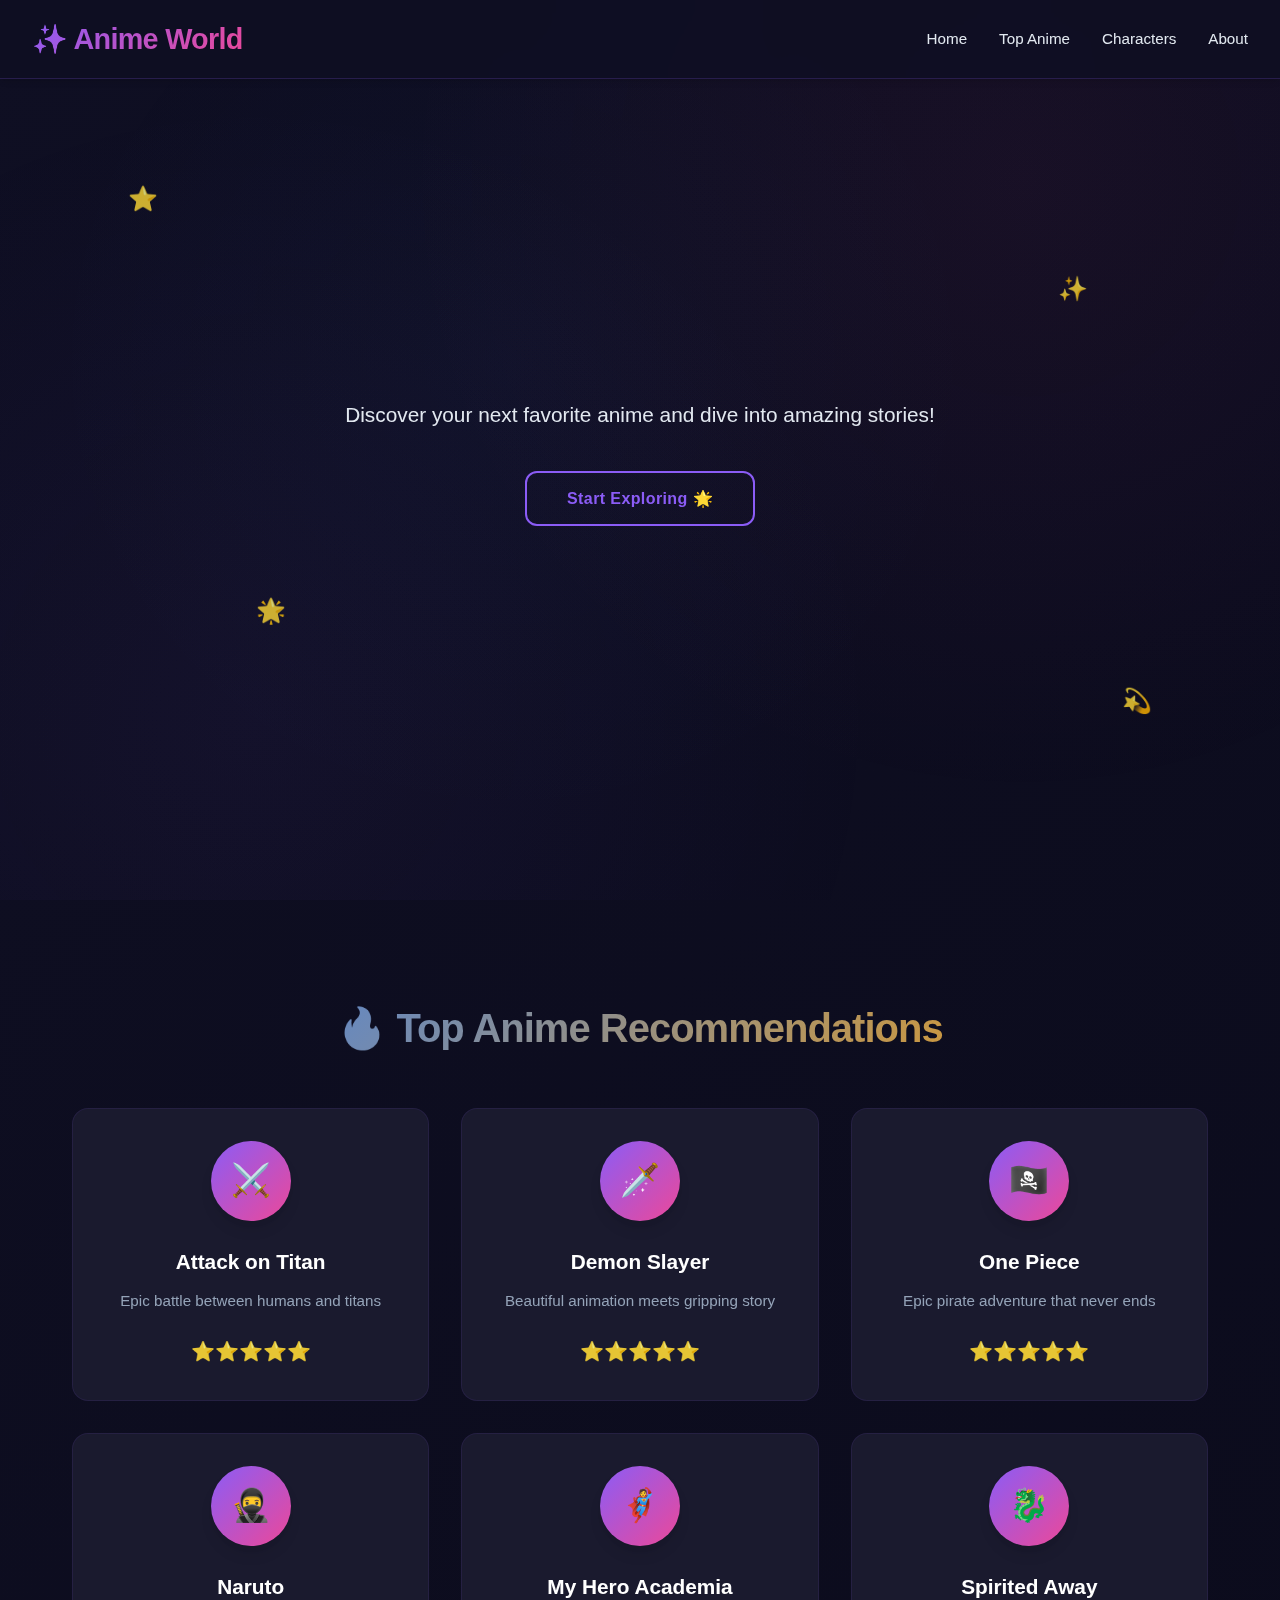
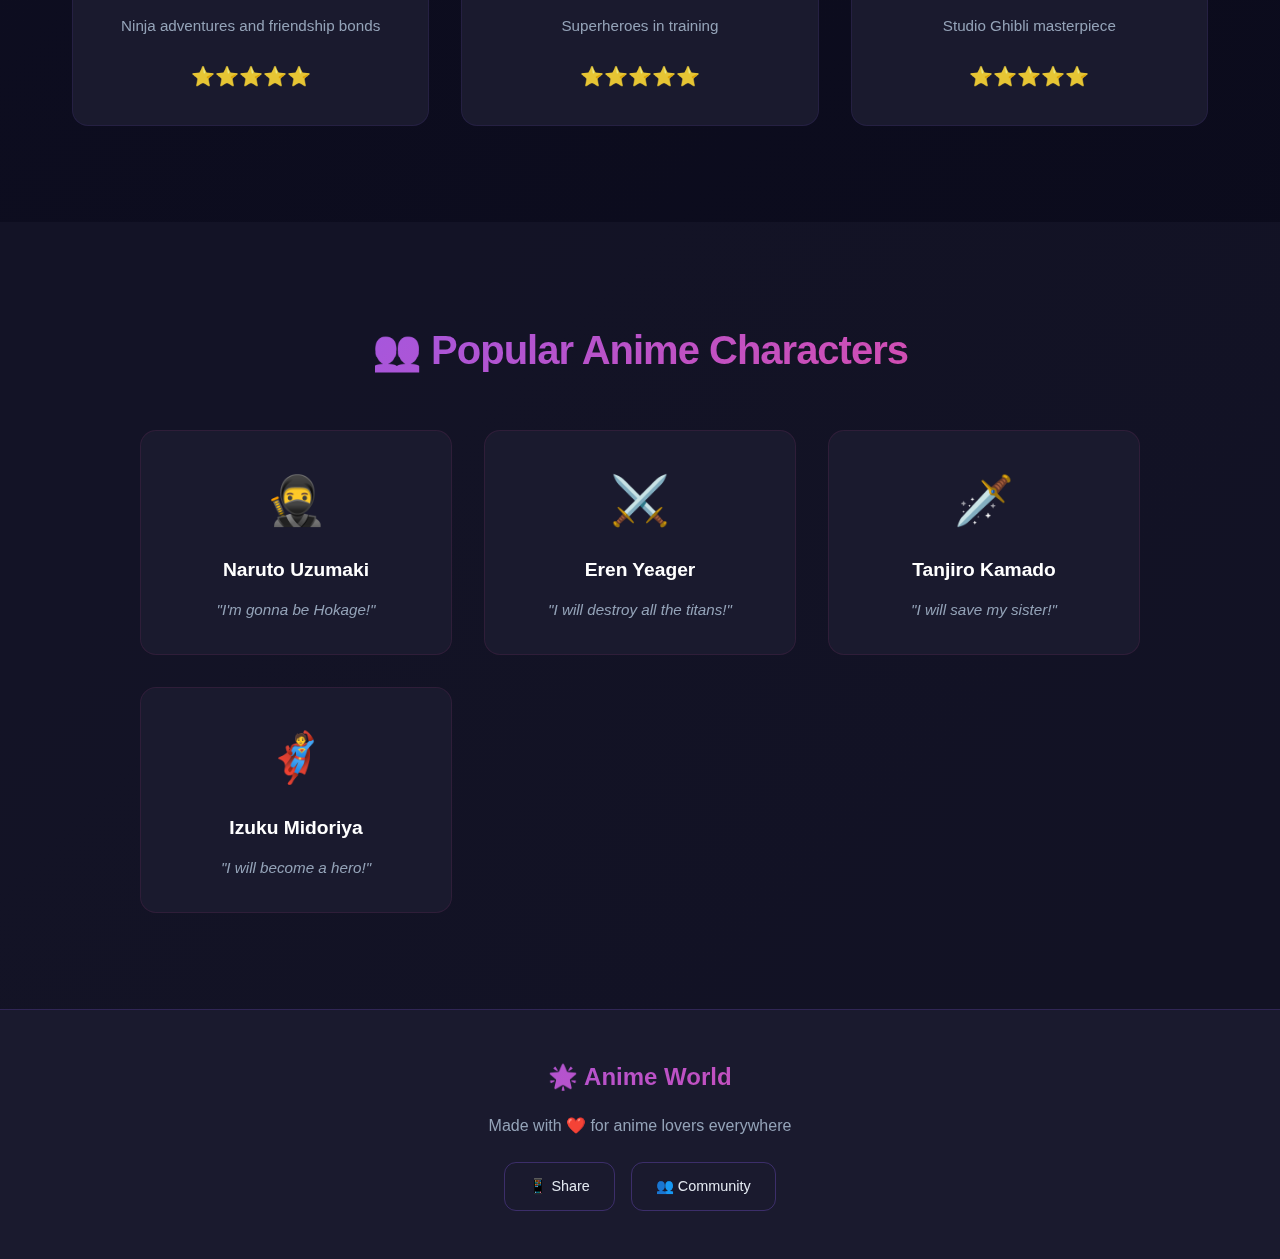
<file: index.html>
<!DOCTYPE html>
<html lang="en">
<head>
    <meta charset="UTF-8">
    <meta name="viewport" content="width=device-width, initial-scale=1.0">
    <title>Anime World - Your Ultimate Anime Hub</title>
    <link rel="stylesheet" href="styles.css">
    <link href="https://fonts.googleapis.com/css2?family=Orbitron:wght@400;700;900&family=Roboto:wght@300;400;500&display=swap" rel="stylesheet">
</head>
<body>
    <header class="hero-section">
        <nav class="navbar">
            <div class="nav-brand">
                <h1>✨ Anime World</h1>
            </div>
            <ul class="nav-links">
                <li><a href="#home">Home</a></li>
                <li><a href="#anime">Top Anime</a></li>
                <li><a href="#characters">Characters</a></li>
                <li><a href="#about">About</a></li>
            </ul>
        </nav>
        
        <div class="hero-content">
            <h1 class="hero-title">Welcome to Anime World</h1>
            <p class="hero-subtitle">Discover your next favorite anime and dive into amazing stories!</p>
            <button class="cta-button" onclick="exploreAnime()">Start Exploring 🌟</button>
        </div>
        
        <div class="floating-elements">
            <div class="star star-1">⭐</div>
            <div class="star star-2">✨</div>
            <div class="star star-3">🌟</div>
            <div class="star star-4">💫</div>
        </div>
    </header>

    <main>
        <section id="anime" class="anime-section">
            <h2>🔥 Top Anime Recommendations</h2>
            <div class="anime-grid">
                <div class="anime-card" data-anime="attack-on-titan">
                    <div class="anime-image">
                        <div class="anime-placeholder">⚔️</div>
                    </div>
                    <h3>Attack on Titan</h3>
                    <p>Epic battle between humans and titans</p>
                    <div class="rating">⭐⭐⭐⭐⭐</div>
                </div>
                
                <div class="anime-card" data-anime="demon-slayer">
                    <div class="anime-image">
                        <div class="anime-placeholder">🗡️</div>
                    </div>
                    <h3>Demon Slayer</h3>
                    <p>Beautiful animation meets gripping story</p>
                    <div class="rating">⭐⭐⭐⭐⭐</div>
                </div>
                
                <div class="anime-card" data-anime="one-piece">
                    <div class="anime-image">
                        <div class="anime-placeholder">🏴‍☠️</div>
                    </div>
                    <h3>One Piece</h3>
                    <p>Epic pirate adventure that never ends</p>
                    <div class="rating">⭐⭐⭐⭐⭐</div>
                </div>
                
                <div class="anime-card" data-anime="naruto">
                    <div class="anime-image">
                        <div class="anime-placeholder">🥷</div>
                    </div>
                    <h3>Naruto</h3>
                    <p>Ninja adventures and friendship bonds</p>
                    <div class="rating">⭐⭐⭐⭐⭐</div>
                </div>
                
                <div class="anime-card" data-anime="my-hero-academia">
                    <div class="anime-image">
                        <div class="anime-placeholder">🦸</div>
                    </div>
                    <h3>My Hero Academia</h3>
                    <p>Superheroes in training</p>
                    <div class="rating">⭐⭐⭐⭐⭐</div>
                </div>
                
                <div class="anime-card" data-anime="spirited-away">
                    <div class="anime-image">
                        <div class="anime-placeholder">🐉</div>
                    </div>
                    <h3>Spirited Away</h3>
                    <p>Studio Ghibli masterpiece</p>
                    <div class="rating">⭐⭐⭐⭐⭐</div>
                </div>
            </div>
        </section>

        <section id="characters" class="characters-section">
            <h2>👥 Popular Anime Characters</h2>
            <div class="character-gallery">
                <div class="character-card">
                    <div class="character-emoji">🥷</div>
                    <h3>Naruto Uzumaki</h3>
                    <p>"I'm gonna be Hokage!"</p>
                </div>
                <div class="character-card">
                    <div class="character-emoji">⚔️</div>
                    <h3>Eren Yeager</h3>
                    <p>"I will destroy all the titans!"</p>
                </div>
                <div class="character-card">
                    <div class="character-emoji">🗡️</div>
                    <h3>Tanjiro Kamado</h3>
                    <p>"I will save my sister!"</p>
                </div>
                <div class="character-card">
                    <div class="character-emoji">🦸</div>
                    <h3>Izuku Midoriya</h3>
                    <p>"I will become a hero!"</p>
                </div>
            </div>
        </section>
    </main>

    <footer class="footer">
        <div class="footer-content">
            <h3>🌟 Anime World</h3>
            <p>Made with ❤️ for anime lovers everywhere</p>
            <div class="social-links">
                <a href="#" onclick="shareAnime()">📱 Share</a>
                <a href="#" onclick="joinCommunity()">👥 Community</a>
            </div>
        </div>
    </footer>

    <script src="script.js"></script>
</body>
</html>
</file>
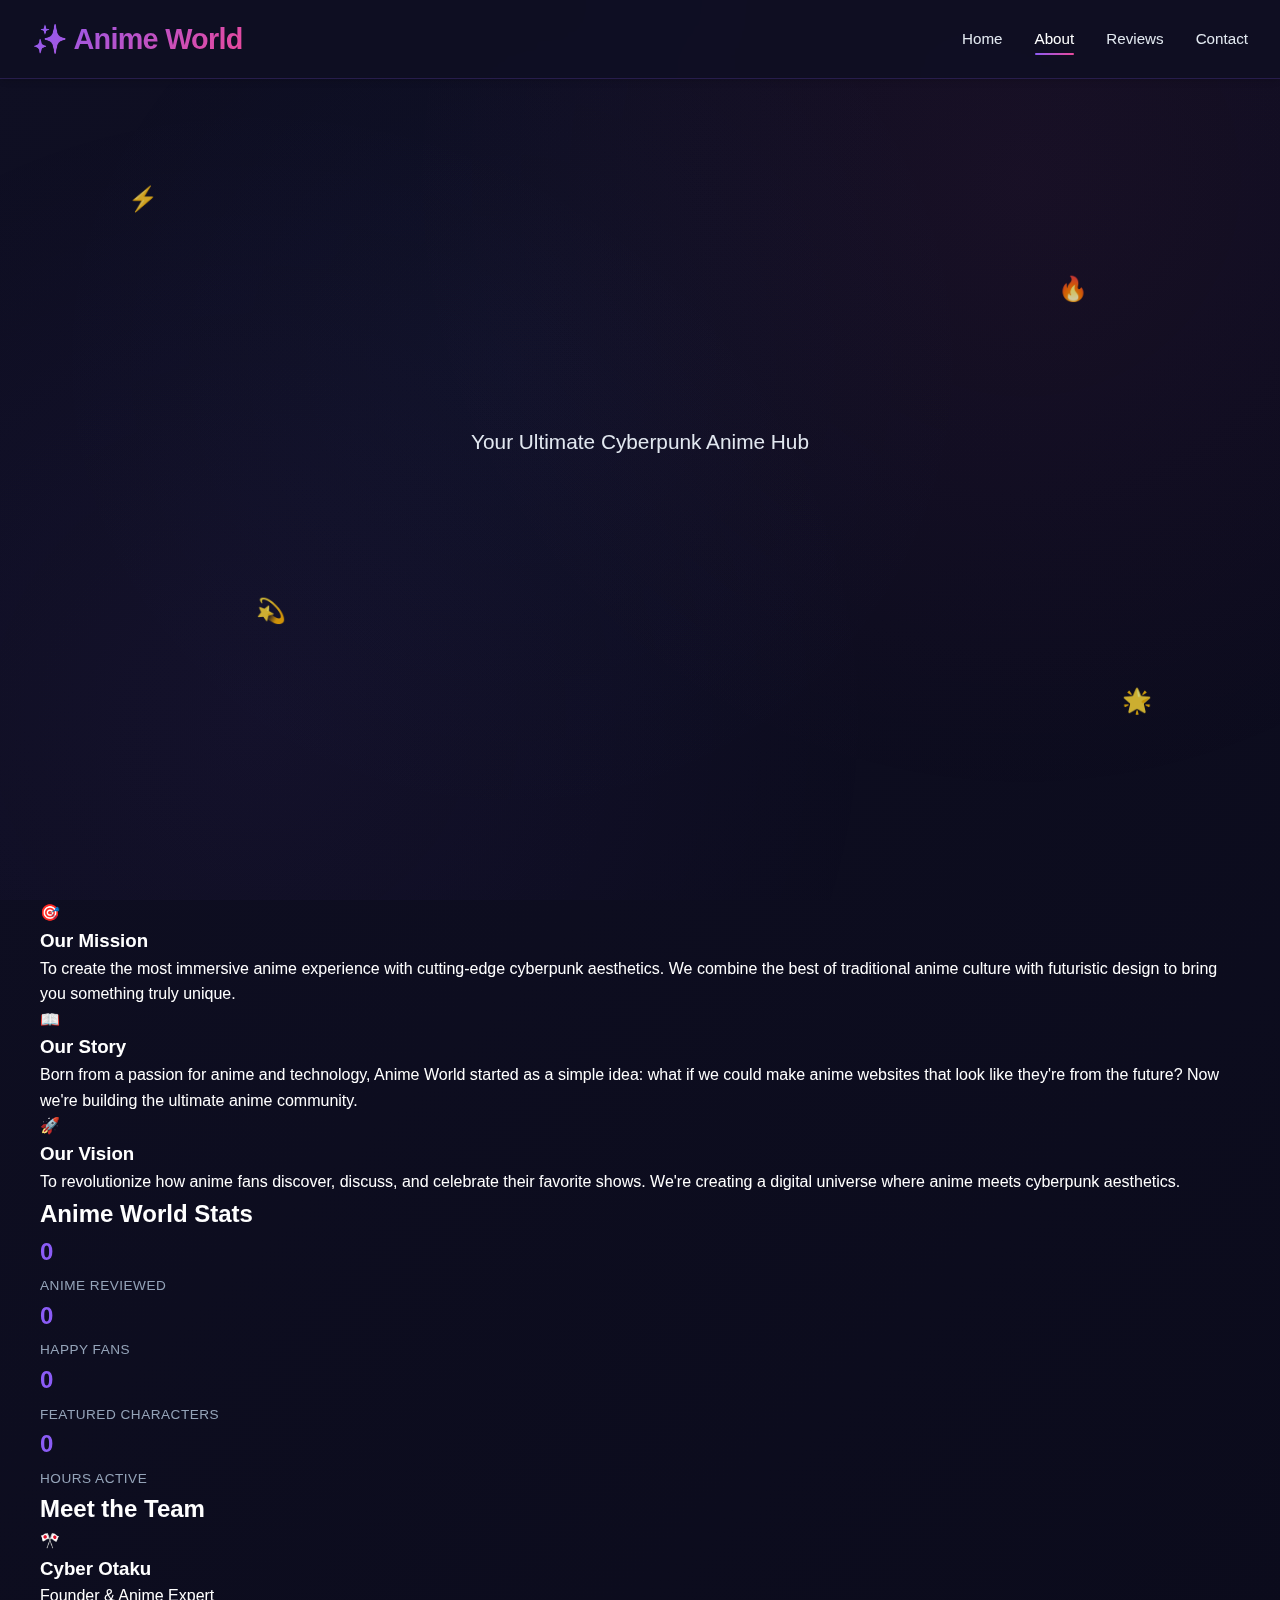
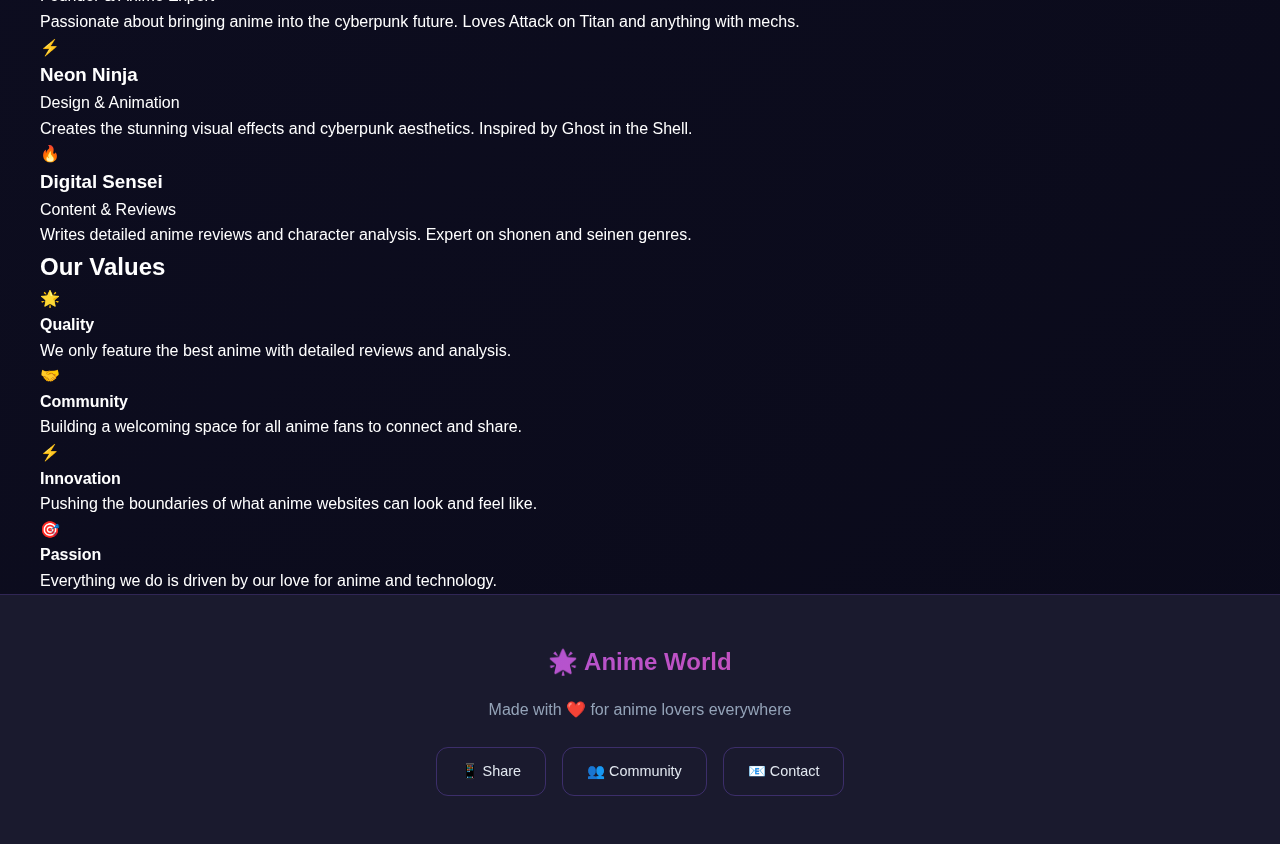
<file: about.html>
<!DOCTYPE html>
<html lang="en">
<head>
    <meta charset="UTF-8">
    <meta name="viewport" content="width=device-width, initial-scale=1.0">
    <title>About - Anime World</title>
    <link rel="stylesheet" href="styles.css">
    <link href="https://fonts.googleapis.com/css2?family=Orbitron:wght@400;700;900&family=Roboto:wght@300;400;500&display=swap" rel="stylesheet">
</head>
<body>
    <header class="hero-section about-hero">
        <nav class="navbar">
            <div class="nav-brand">
                <h1>✨ Anime World</h1>
            </div>
          <ul class="nav-links">
    <li><a href="index.html">Home</a></li>
    <li><a href="about.html" class="active">About</a></li>
    <li><a href="reviews.html">Reviews</a></li>
    <li><a href="contact.html">Contact</a></li>
</ul>
        </nav>
        
        <div class="hero-content">
            <h1 class="hero-title">About Anime World</h1>
            <p class="hero-subtitle">Your Ultimate Cyberpunk Anime Hub</p>
        </div>
        
        <div class="floating-elements">
            <div class="star star-1">⚡</div>
            <div class="star star-2">🔥</div>
            <div class="star star-3">💫</div>
            <div class="star star-4">🌟</div>
        </div>
    </header>

    <main>
        <section class="about-section">
            <div class="container">
                <div class="about-grid">
                    <div class="about-card mission-card">
                        <div class="card-icon">🎯</div>
                        <h3>Our Mission</h3>
                        <p>To create the most immersive anime experience with cutting-edge cyberpunk aesthetics. We combine the best of traditional anime culture with futuristic design to bring you something truly unique.</p>
                    </div>
                    
                    <div class="about-card story-card">
                        <div class="card-icon">📖</div>
                        <h3>Our Story</h3>
                        <p>Born from a passion for anime and technology, Anime World started as a simple idea: what if we could make anime websites that look like they're from the future? Now we're building the ultimate anime community.</p>
                    </div>
                    
                    <div class="about-card vision-card">
                        <div class="card-icon">🚀</div>
                        <h3>Our Vision</h3>
                        <p>To revolutionize how anime fans discover, discuss, and celebrate their favorite shows. We're creating a digital universe where anime meets cyberpunk aesthetics.</p>
                    </div>
                </div>

                <div class="stats-section">
                    <h2>Anime World Stats</h2>
                    <div class="stats-grid">
                        <div class="stat-item">
                            <div class="stat-number" data-target="500">0</div>
                            <div class="stat-label">Anime Reviewed</div>
                        </div>
                        <div class="stat-item">
                            <div class="stat-number" data-target="1000">0</div>
                            <div class="stat-label">Happy Fans</div>
                        </div>
                        <div class="stat-item">
                            <div class="stat-number" data-target="50">0</div>
                            <div class="stat-label">Featured Characters</div>
                        </div>
                        <div class="stat-item">
                            <div class="stat-number" data-target="24">0</div>
                            <div class="stat-label">Hours Active</div>
                        </div>
                    </div>
                </div>

                <div class="team-section">
                    <h2>Meet the Team</h2>
                    <div class="team-grid">
                        <div class="team-member">
                            <div class="member-avatar">🎌</div>
                            <h3>Cyber Otaku</h3>
                            <p class="member-role">Founder & Anime Expert</p>
                            <p class="member-bio">Passionate about bringing anime into the cyberpunk future. Loves Attack on Titan and anything with mechs.</p>
                        </div>
                        
                        <div class="team-member">
                            <div class="member-avatar">⚡</div>
                            <h3>Neon Ninja</h3>
                            <p class="member-role">Design & Animation</p>
                            <p class="member-bio">Creates the stunning visual effects and cyberpunk aesthetics. Inspired by Ghost in the Shell.</p>
                        </div>
                        
                        <div class="team-member">
                            <div class="member-avatar">🔥</div>
                            <h3>Digital Sensei</h3>
                            <p class="member-role">Content & Reviews</p>
                            <p class="member-bio">Writes detailed anime reviews and character analysis. Expert on shonen and seinen genres.</p>
                        </div>
                    </div>
                </div>

                <div class="values-section">
                    <h2>Our Values</h2>
                    <div class="values-grid">
                        <div class="value-item">
                            <div class="value-icon">🌟</div>
                            <h4>Quality</h4>
                            <p>We only feature the best anime with detailed reviews and analysis.</p>
                        </div>
                        <div class="value-item">
                            <div class="value-icon">🤝</div>
                            <h4>Community</h4>
                            <p>Building a welcoming space for all anime fans to connect and share.</p>
                        </div>
                        <div class="value-item">
                            <div class="value-icon">⚡</div>
                            <h4>Innovation</h4>
                            <p>Pushing the boundaries of what anime websites can look and feel like.</p>
                        </div>
                        <div class="value-item">
                            <div class="value-icon">🎯</div>
                            <h4>Passion</h4>
                            <p>Everything we do is driven by our love for anime and technology.</p>
                        </div>
                    </div>
                </div>
            </div>
        </section>
    </main>

    <footer class="footer">
        <div class="footer-content">
            <h3>🌟 Anime World</h3>
            <p>Made with ❤️ for anime lovers everywhere</p>
            <div class="social-links">
                <a href="#" onclick="shareAnime()">📱 Share</a>
                <a href="#" onclick="joinCommunity()">👥 Community</a>
                <a href="contact.html">📧 Contact</a>
            </div>
        </div>
    </footer>

    <script src="script.js"></script>
    <script>
        // Animated counter for stats
        function animateCounters() {
            const counters = document.querySelectorAll('.stat-number');
            counters.forEach(counter => {
                const target = parseInt(counter.getAttribute('data-target'));
                const increment = target / 100;
                let current = 0;
                
                const timer = setInterval(() => {
                    current += increment;
                    if (current >= target) {
                        current = target;
                        clearInterval(timer);
                    }
                    counter.textContent = Math.floor(current);
                }, 20);
            });
        }

        // Trigger animation when page loads
        window.addEventListener('load', () => {
            setTimeout(animateCounters, 1000);
        });

        // Add active class styling
        const style = document.createElement('style');
        style.textContent = `
            .nav-links a.active {
                color: var(--cyber-blue) !important;
                text-shadow: var(--glow-blue) !important;
            }
            .nav-links a.active::after {
                width: 100% !important;
            }
            
            .about-hero {
                height: 60vh;
                background: 
                    radial-gradient(ellipse at 30% 20%, rgba(0, 245, 255, 0.15) 0%, transparent 50%),
                    radial-gradient(ellipse at 70% 80%, rgba(255, 0, 128, 0.15) 0%, transparent 50%);
            }
            
            .about-section {
                padding: 5rem 2rem;
                background: var(--dark-navy);
            }
            
            .container {
                max-width: 1200px;
                margin: 0 auto;
            }
            
            .about-grid {
                display: grid;
                grid-template-columns: repeat(auto-fit, minmax(300px, 1fr));
                gap: 2rem;
                margin-bottom: 5rem;
            }
            
            .about-card {
                background: var(--gradient-card);
                border-radius: 20px;
                padding: 2rem;
                text-align: center;
                border: 2px solid transparent;
                transition: all 0.4s ease;
                position: relative;
                overflow: hidden;
            }
            
            .about-card::before {
                content: '';
                position: absolute;
                top: 0;
                left: 0;
                right: 0;
                bottom: 0;
                background: var(--gradient-main);
                opacity: 0;
                transition: opacity 0.3s ease;
                z-index: -1;
            }
            
            .about-card:hover {
                transform: translateY(-10px);
                border-color: var(--cyber-blue);
                box-shadow: var(--glow-blue);
            }
            
            .about-card:hover::before {
                opacity: 0.1;
            }
            
            .card-icon {
                font-size: 3rem;
                margin-bottom: 1rem;
                text-shadow: var(--glow-pink);
                animation: iconBounce 3s ease-in-out infinite;
            }
            
            @keyframes iconBounce {
                0%, 100% { transform: translateY(0px); }
                50% { transform: translateY(-10px); }
            }
            
            .about-card h3 {
                font-family: 'Orbitron', monospace;
                font-size: 1.5rem;
                margin-bottom: 1rem;
                color: var(--cyber-blue);
                text-shadow: 0 0 10px var(--cyber-blue);
            }
            
            .stats-section {
                margin: 5rem 0;
                text-align: center;
            }
            
            .stats-section h2 {
                font-family: 'Orbitron', monospace;
                font-size: 2.5rem;
                margin-bottom: 3rem;
                background: var(--gradient-main);
                -webkit-background-clip: text;
                -webkit-text-fill-color: transparent;
                background-clip: text;
                text-shadow: var(--glow-blue);
            }
            
            .stats-grid {
                display: grid;
                grid-template-columns: repeat(auto-fit, minmax(200px, 1fr));
                gap: 2rem;
            }
            
            .stat-item {
                background: var(--gradient-card);
                border-radius: 15px;
                padding: 2rem;
                border: 2px solid var(--cyber-blue);
                transition: all 0.3s ease;
            }
            
            .stat-item:hover {
                transform: scale(1.05);
                box-shadow: var(--glow-blue);
            }
            
            .stat-number {
                font-family: 'Orbitron', monospace;
                font-size: 3rem;
                font-weight: 900;
                color: var(--cyber-blue);
                text-shadow: var(--glow-blue);
                margin-bottom: 0.5rem;
            }
            
            .stat-label {
                color: var(--text-light);
                font-weight: 600;
                text-transform: uppercase;
                letter-spacing: 1px;
            }
            
            .team-section {
                margin: 5rem 0;
            }
            
            .team-section h2 {
                font-family: 'Orbitron', monospace;
                font-size: 2.5rem;
                text-align: center;
                margin-bottom: 3rem;
                background: var(--gradient-main);
                -webkit-background-clip: text;
                -webkit-text-fill-color: transparent;
                background-clip: text;
                text-shadow: var(--glow-pink);
            }
            
            .team-grid {
                display: grid;
                grid-template-columns: repeat(auto-fit, minmax(250px, 1fr));
                gap: 2rem;
            }
            
            .team-member {
                background: var(--gradient-card);
                border-radius: 20px;
                padding: 2rem;
                text-align: center;
                border: 2px solid transparent;
                transition: all 0.4s ease;
                position: relative;
            }
            
            .team-member:hover {
                transform: translateY(-10px) rotateY(5deg);
                border-color: var(--electric-green);
                box-shadow: var(--glow-green);
            }
            
            .member-avatar {
                font-size: 4rem;
                margin-bottom: 1rem;
                text-shadow: var(--glow-green);
                animation: memberPulse 4s ease-in-out infinite;
            }
            
            @keyframes memberPulse {
                0%, 100% { transform: scale(1); }
                50% { transform: scale(1.1); }
            }
            
            .team-member h3 {
                font-family: 'Orbitron', monospace;
                font-size: 1.3rem;
                margin-bottom: 0.5rem;
                color: var(--electric-green);
                text-shadow: 0 0 10px var(--electric-green);
            }
            
            .member-role {
                color: var(--cyber-blue);
                font-weight: 600;
                margin-bottom: 1rem;
                text-transform: uppercase;
                letter-spacing: 1px;
            }
            
            .member-bio {
                color: rgba(224, 224, 255, 0.8);
                line-height: 1.6;
            }
            
            .values-section {
                margin: 5rem 0;
            }
            
            .values-section h2 {
                font-family: 'Orbitron', monospace;
                font-size: 2.5rem;
                text-align: center;
                margin-bottom: 3rem;
                background: var(--gradient-main);
                -webkit-background-clip: text;
                -webkit-text-fill-color: transparent;
                background-clip: text;
                text-shadow: var(--glow-pink);
            }
            
            .values-grid {
                display: grid;
                grid-template-columns: repeat(auto-fit, minmax(250px, 1fr));
                gap: 2rem;
            }
            
            .value-item {
                background: var(--gradient-card);
                border-radius: 15px;
                padding: 1.5rem;
                text-align: center;
                border: 2px solid transparent;
                transition: all 0.3s ease;
            }
            
            .value-item:hover {
                transform: translateY(-5px);
                border-color: var(--neon-pink);
                box-shadow: var(--glow-pink);
            }
            
            .value-icon {
                font-size: 2.5rem;
                margin-bottom: 1rem;
                text-shadow: var(--glow-pink);
            }
            
            .value-item h4 {
                font-family: 'Orbitron', monospace;
                font-size: 1.2rem;
                margin-bottom: 0.5rem;
                color: var(--neon-pink);
                text-shadow: 0 0 10px var(--neon-pink);
            }
        `;
        document.head.appendChild(style);
    </script>
</body>
</html>
</file>
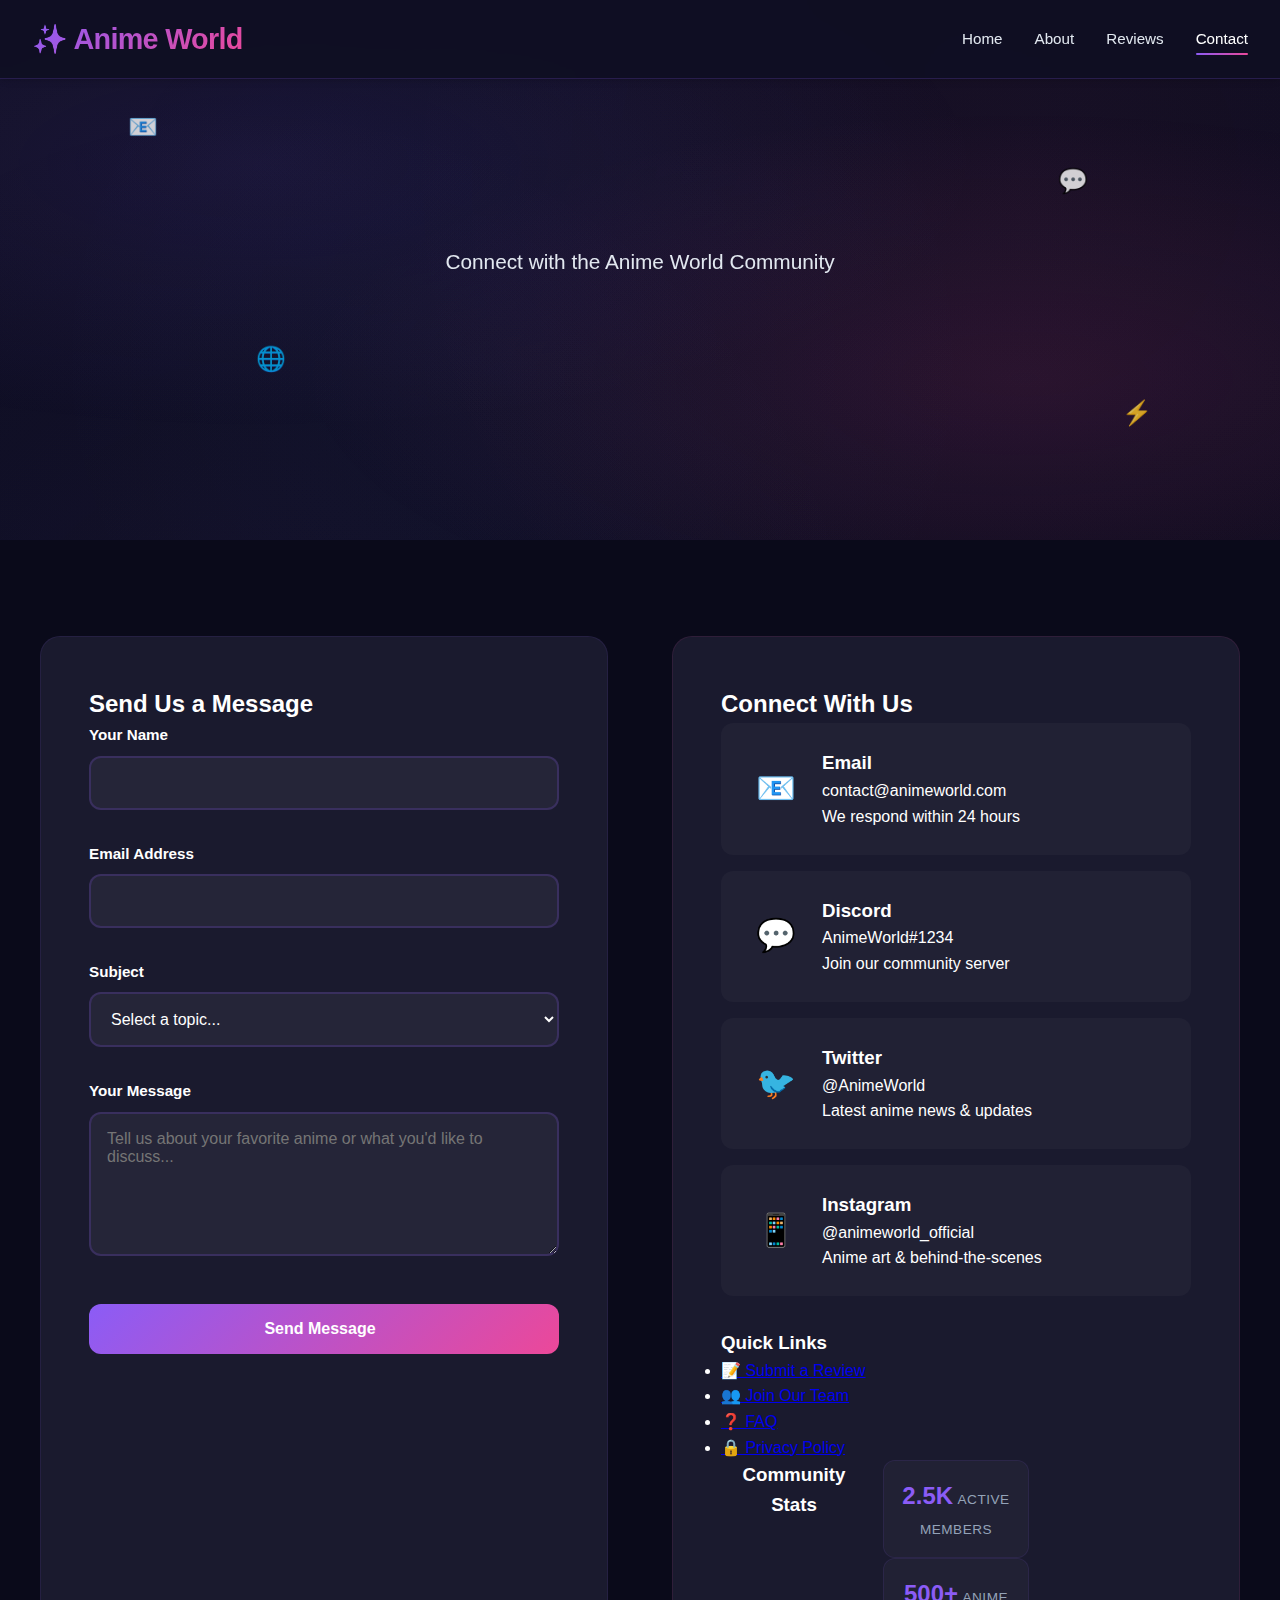
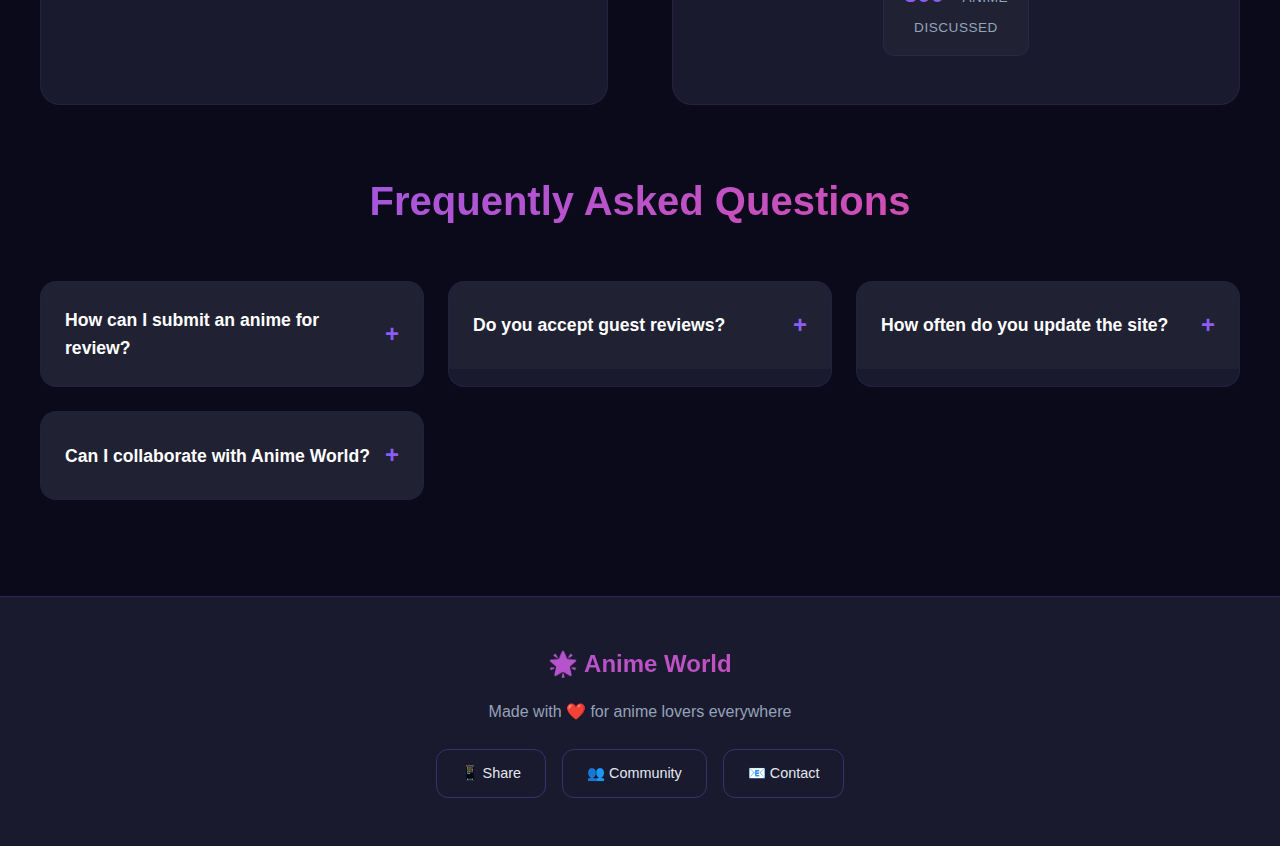
<file: contact.html>
<!DOCTYPE html>
<html lang="en">
<head>
    <meta charset="UTF-8">
    <meta name="viewport" content="width=device-width, initial-scale=1.0">
    <title>Contact - Anime World</title>
    <link rel="stylesheet" href="styles.css">
    <link href="https://fonts.googleapis.com/css2?family=Orbitron:wght@400;700;900&family=Roboto:wght@300;400;500&display=swap" rel="stylesheet">
</head>
<body>
    <header class="hero-section contact-hero">
        <nav class="navbar">
            <div class="nav-brand">
                <h1>✨ Anime World</h1>
            </div>
           <ul class="nav-links">
    <li><a href="index.html">Home</a></li>
    <li><a href="about.html">About</a></li>
    <li><a href="reviews.html">Reviews</a></li>
    <li><a href="contact.html" class="active">Contact</a></li>
</ul>
        </nav>
        
        <div class="hero-content">
            <h1 class="hero-title">Get In Touch</h1>
            <p class="hero-subtitle">Connect with the Anime World Community</p>
        </div>
        
        <div class="floating-elements">
            <div class="star star-1">📧</div>
            <div class="star star-2">💬</div>
            <div class="star star-3">🌐</div>
            <div class="star star-4">⚡</div>
        </div>
    </header>

    <main>
        <section class="contact-section">
            <div class="container">
                <div class="contact-grid">
                    <!-- Contact Form -->
                    <div class="contact-form-container">
                        <h2>Send Us a Message</h2>
                        <form class="contact-form" id="contactForm">
                            <div class="form-group">
                                <label for="name">Your Name</label>
                                <input type="text" id="name" name="name" required>
                                <div class="input-glow"></div>
                            </div>
                            
                            <div class="form-group">
                                <label for="email">Email Address</label>
                                <input type="email" id="email" name="email" required>
                                <div class="input-glow"></div>
                            </div>
                            
                            <div class="form-group">
                                <label for="subject">Subject</label>
                                <select id="subject" name="subject" required>
                                    <option value="">Select a topic...</option>
                                    <option value="anime-recommendation">Anime Recommendation</option>
                                    <option value="review-request">Review Request</option>
                                    <option value="collaboration">Collaboration</option>
                                    <option value="feedback">Feedback</option>
                                    <option value="bug-report">Bug Report</option>
                                    <option value="other">Other</option>
                                </select>
                                <div class="input-glow"></div>
                            </div>
                            
                            <div class="form-group">
                                <label for="message">Your Message</label>
                                <textarea id="message" name="message" rows="6" required placeholder="Tell us about your favorite anime or what you'd like to discuss..."></textarea>
                                <div class="input-glow"></div>
                            </div>
                            
                            <button type="submit" class="submit-btn">
                                <span>Send Message</span>
                                <div class="btn-glow"></div>
                            </button>
                        </form>
                    </div>

                    <!-- Contact Info -->
                    <div class="contact-info">
                        <h2>Connect With Us</h2>
                        
                        <div class="contact-methods">
                            <div class="contact-method">
                                <div class="method-icon">📧</div>
                                <div class="method-info">
                                    <h3>Email</h3>
                                    <p>contact@animeworld.com</p>
                                    <span>We respond within 24 hours</span>
                                </div>
                            </div>
                            
                            <div class="contact-method">
                                <div class="method-icon">💬</div>
                                <div class="method-info">
                                    <h3>Discord</h3>
                                    <p>AnimeWorld#1234</p>
                                    <span>Join our community server</span>
                                </div>
                            </div>
                            
                            <div class="contact-method">
                                <div class="method-icon">🐦</div>
                                <div class="method-info">
                                    <h3>Twitter</h3>
                                    <p>@AnimeWorld</p>
                                    <span>Latest anime news & updates</span>
                                </div>
                            </div>
                            
                            <div class="contact-method">
                                <div class="method-icon">📱</div>
                                <div class="method-info">
                                    <h3>Instagram</h3>
                                    <p>@animeworld_official</p>
                                    <span>Anime art & behind-the-scenes</span>
                                </div>
                            </div>
                        </div>

                        <div class="quick-links">
                            <h3>Quick Links</h3>
                            <ul>
                                <li><a href="reviews.html">📝 Submit a Review</a></li>
                                <li><a href="about.html">👥 Join Our Team</a></li>
                                <li><a href="#faq">❓ FAQ</a></li>
                                <li><a href="#privacy">🔒 Privacy Policy</a></li>
                            </ul>
                        </div>

                        <div class="community-stats">
                            <h3>Community Stats</h3>
                            <div class="stats-row">
                                <div class="stat">
                                    <span class="stat-number">2.5K</span>
                                    <span class="stat-label">Active Members</span>
                                </div>
                                <div class="stat">
                                    <span class="stat-number">500+</span>
                                    <span class="stat-label">Anime Discussed</span>
                                </div>
                            </div>
                        </div>
                    </div>
                </div>

                <!-- FAQ Section -->
                <div class="faq-section">
                    <h2>Frequently Asked Questions</h2>
                    <div class="faq-grid">
                        <div class="faq-item">
                            <div class="faq-question" onclick="toggleFAQ(this)">
                                <h3>How can I submit an anime for review?</h3>
                                <span class="faq-icon">+</span>
                            </div>
                            <div class="faq-answer">
                                <p>You can submit anime recommendations through our contact form or join our Discord server. We prioritize popular and trending anime, but we also consider unique and underrated series.</p>
                            </div>
                        </div>
                        
                        <div class="faq-item">
                            <div class="faq-question" onclick="toggleFAQ(this)">
                                <h3>Do you accept guest reviews?</h3>
                                <span class="faq-icon">+</span>
                            </div>
                            <div class="faq-answer">
                                <p>Yes! We love community contributions. Submit your review through our contact form with the subject "Review Request" and we'll consider featuring it on our site.</p>
                            </div>
                        </div>
                        
                        <div class="faq-item">
                            <div class="faq-question" onclick="toggleFAQ(this)">
                                <h3>How often do you update the site?</h3>
                                <span class="faq-icon">+</span>
                            </div>
                            <div class="faq-answer">
                                <p>We update Anime World weekly with new reviews, character spotlights, and community features. Follow us on social media for real-time updates!</p>
                            </div>
                        </div>
                        
                        <div class="faq-item">
                            <div class="faq-question" onclick="toggleFAQ(this)">
                                <h3>Can I collaborate with Anime World?</h3>
                                <span class="faq-icon">+</span>
                            </div>
                            <div class="faq-answer">
                                <p>Absolutely! We're always looking for content creators, artists, and anime enthusiasts to collaborate with. Contact us with your ideas!</p>
                            </div>
                        </div>
                    </div>
                </div>
            </div>
        </section>
    </main>

    <footer class="footer">
        <div class="footer-content">
            <h3>🌟 Anime World</h3>
            <p>Made with ❤️ for anime lovers everywhere</p>
            <div class="social-links">
                <a href="#" onclick="shareAnime()">📱 Share</a>
                <a href="#" onclick="joinCommunity()">👥 Community</a>
                <a href="contact.html">📧 Contact</a>
            </div>
        </div>
    </footer>

    <script src="script.js"></script>
    <script>
        // Contact form handling
        document.getElementById('contactForm').addEventListener('submit', function(e) {
            e.preventDefault();
            
            // Get form data
            const formData = new FormData(this);
            const name = formData.get('name');
            const email = formData.get('email');
            const subject = formData.get('subject');
            const message = formData.get('message');
            
            // Show success message
            showNotification('Message sent successfully! 🎉 We\'ll get back to you soon!', 'success');
            
            // Reset form
            this.reset();
        });

        // FAQ toggle functionality
        function toggleFAQ(element) {
            const faqItem = element.parentElement;
            const answer = faqItem.querySelector('.faq-answer');
            const icon = element.querySelector('.faq-icon');
            
            if (faqItem.classList.contains('active')) {
                faqItem.classList.remove('active');
                answer.style.maxHeight = '0';
                icon.textContent = '+';
            } else {
                // Close other open FAQs
                document.querySelectorAll('.faq-item.active').forEach(item => {
                    item.classList.remove('active');
                    item.querySelector('.faq-answer').style.maxHeight = '0';
                    item.querySelector('.faq-icon').textContent = '+';
                });
                
                // Open current FAQ
                faqItem.classList.add('active');
                answer.style.maxHeight = answer.scrollHeight + 'px';
                icon.textContent = '−';
            }
        }

        // Notification system
        function showNotification(message, type = 'info') {
            const notification = document.createElement('div');
            notification.className = `notification ${type}`;
            notification.textContent = message;
            
            // Style the notification
            notification.style.cssText = `
                position: fixed;
                top: 20px;
                right: 20px;
                background: var(--gradient-card);
                color: var(--text-light);
                padding: 1rem 2rem;
                border-radius: 10px;
                border: 2px solid var(--cyber-blue);
                box-shadow: var(--glow-blue);
                z-index: 10000;
                animation: slideInRight 0.5s ease;
                font-weight: 600;
                max-width: 300px;
            `;
            
            document.body.appendChild(notification);
            
            // Remove after 5 seconds
            setTimeout(() => {
                notification.style.animation = 'slideOutRight 0.5s ease';
                setTimeout(() => {
                    document.body.removeChild(notification);
                }, 500);
            }, 5000);
        }

        // Add custom styles
        const style = document.createElement('style');
        style.textContent = `
            .contact-hero {
                height: 60vh;
                background: 
                    radial-gradient(ellipse at 50% 20%, rgba(0, 245, 255, 0.15) 0%, transparent 50%),
                    radial-gradient(ellipse at 50% 80%, rgba(255, 0, 128, 0.15) 0%, transparent 50%);
            }
            
            .contact-section {
                padding: 5rem 2rem;
                background: var(--dark-navy);
            }
            
            .container {
                max-width: 1200px;
                margin: 0 auto;
            }
            
            .contact-grid {
                display: grid;
                grid-template-columns: 1fr 1fr;
                gap: 4rem;
                margin-bottom: 5rem;
            }
            
            .contact-form-container h2,
            .contact-info h2 {
                font-family: 'Orbitron', monospace;
                font-size: 2rem;
                margin-bottom: 2rem;
                background: var(--gradient-main);
                -webkit-background-clip: text;
                -webkit-text-fill-color: transparent;
                background-clip: text;
                text-shadow: var(--glow-blue);
            }
            
            .contact-form {
                background: var(--gradient-card);
                border-radius: 20px;
                padding: 2rem;
                border: 2px solid transparent;
                position: relative;
            }
            
            .contact-form:hover {
                border-color: var(--cyber-blue);
                box-shadow: var(--glow-blue);
            }
            
            .form-group {
                margin-bottom: 1.5rem;
                position: relative;
            }
            
            .form-group label {
                display: block;
                margin-bottom: 0.5rem;
                color: var(--cyber-blue);
                font-weight: 600;
                text-transform: uppercase;
                letter-spacing: 1px;
                font-size: 0.9rem;
            }
            
            .form-group input,
            .form-group select,
            .form-group textarea {
                width: 100%;
                background: rgba(255, 255, 255, 0.05);
                border: 2px solid rgba(0, 245, 255, 0.3);
                color: var(--text-light);
                padding: 1rem;
                border-radius: 10px;
                font-size: 1rem;
                transition: all 0.3s ease;
                font-family: inherit;
            }
            
            .form-group input:focus,
            .form-group select:focus,
            .form-group textarea:focus {
                outline: none;
                border-color: var(--cyber-blue);
                box-shadow: var(--glow-blue);
                background: rgba(255, 255, 255, 0.1);
            }
            
            .form-group textarea {
                resize: vertical;
                min-height: 120px;
            }
            
            .submit-btn {
                background: transparent;
                border: 2px solid var(--cyber-blue);
                color: var(--cyber-blue);
                padding: 1rem 2rem;
                border-radius: 0;
                cursor: pointer;
                font-size: 1rem;
                font-weight: 600;
                text-transform: uppercase;
                letter-spacing: 2px;
                transition: all 0.3s ease;
                position: relative;
                overflow: hidden;
                width: 100%;
                margin-top: 1rem;
            }
            
            .submit-btn:hover {
                background: var(--cyber-blue);
                color: var(--dark-navy);
                transform: translateY(-2px);
                box-shadow: var(--glow-blue);
            }
            
            .contact-methods {
                margin-bottom: 3rem;
            }
            
            .contact-method {
                display: flex;
                align-items: center;
                gap: 1rem;
                margin-bottom: 2rem;
                padding: 1.5rem;
                background: var(--gradient-card);
                border-radius: 15px;
                border: 2px solid transparent;
                transition: all 0.3s ease;
            }
            
            .contact-method:hover {
                border-color: var(--electric-green);
                box-shadow: var(--glow-green);
                transform: translateX(10px);
            }
            
            .method-icon {
                font-size: 2.5rem;
                text-shadow: var(--glow-pink);
                animation: iconBounce 3s ease-in-out infinite;
            }
            
            .method-info h3 {
                font-family: 'Orbitron', monospace;
                color: var(--electric-green);
                text-shadow: 0 0 10px var(--electric-green);
                margin-bottom: 0.3rem;
            }
            
            .method-info p {
                color: var(--text-light);
                font-weight: 600;
                margin-bottom: 0.3rem;
            }
            
            .method-info span {
                color: rgba(224, 224, 255, 0.7);
                font-size: 0.9rem;
            }
            
            .quick-links {
                margin-bottom: 3rem;
            }
            
            .quick-links h3 {
                font-family: 'Orbitron', monospace;
                color: var(--neon-pink);
                text-shadow: 0 0 10px var(--neon-pink);
                margin-bottom: 1rem;
            }
            
            .quick-links ul {
                list-style: none;
            }
            
            .quick-links li {
                margin-bottom: 0.8rem;
            }
            
            .quick-links a {
                color: var(--text-light);
                text-decoration: none;
                transition: all 0.3s ease;
                display: flex;
                align-items: center;
                gap: 0.5rem;
                padding: 0.5rem;
                border-radius: 8px;
            }
            
            .quick-links a:hover {
                color: var(--cyber-blue);
                background: rgba(0, 245, 255, 0.1);
                text-shadow: var(--glow-blue);
            }
            
            .community-stats h3 {
                font-family: 'Orbitron', monospace;
                color: var(--cyber-blue);
                text-shadow: 0 0 10px var(--cyber-blue);
                margin-bottom: 1rem;
            }
            
            .stats-row {
                display: grid;
                grid-template-columns: 1fr 1fr;
                gap: 1rem;
            }
            
            .stat {
                text-align: center;
                padding: 1rem;
                background: var(--gradient-card);
                border-radius: 10px;
                border: 2px solid var(--cyber-blue);
            }
            
            .stat-number {
                display: block;
                font-family: 'Orbitron', monospace;
                font-size: 1.5rem;
                font-weight: 900;
                color: var(--cyber-blue);
                text-shadow: var(--glow-blue);
                margin-bottom: 0.3rem;
            }
            
            .stat-label {
                font-size: 0.8rem;
                color: rgba(224, 224, 255, 0.8);
                text-transform: uppercase;
                letter-spacing: 1px;
            }
            
            .faq-section {
                margin-top: 5rem;
            }
            
            .faq-section h2 {
                font-family: 'Orbitron', monospace;
                font-size: 2rem;
                text-align: center;
                margin-bottom: 3rem;
                background: var(--gradient-main);
                -webkit-background-clip: text;
                -webkit-text-fill-color: transparent;
                background-clip: text;
                text-shadow: var(--glow-pink);
            }
            
            .faq-grid {
                display: grid;
                grid-template-columns: repeat(auto-fit, minmax(500px, 1fr));
                gap: 1.5rem;
            }
            
            .faq-item {
                background: var(--gradient-card);
                border-radius: 15px;
                border: 2px solid transparent;
                overflow: hidden;
                transition: all 0.3s ease;
            }
            
            .faq-item:hover {
                border-color: var(--neon-pink);
                box-shadow: var(--glow-pink);
            }
            
            .faq-question {
                padding: 1.5rem;
                cursor: pointer;
                display: flex;
                justify-content: space-between;
                align-items: center;
                transition: all 0.3s ease;
            }
            
            .faq-question:hover {
                background: rgba(255, 0, 128, 0.1);
            }
            
            .faq-question h3 {
                font-family: 'Orbitron', monospace;
                color: var(--neon-pink);
                text-shadow: 0 0 10px var(--neon-pink);
                margin: 0;
                font-size: 1.1rem;
            }
            
            .faq-icon {
                font-size: 1.5rem;
                color: var(--neon-pink);
                text-shadow: var(--glow-pink);
                transition: transform 0.3s ease;
            }
            
            .faq-answer {
                max-height: 0;
                overflow: hidden;
                transition: max-height 0.3s ease;
                background: rgba(255, 0, 128, 0.05);
            }
            
            .faq-answer p {
                padding: 1.5rem;
                margin: 0;
                color: rgba(224, 224, 255, 0.9);
                line-height: 1.6;
            }
            
            .faq-item.active .faq-question {
                background: rgba(255, 0, 128, 0.1);
            }
            
            @keyframes slideInRight {
                from {
                    transform: translateX(100%);
                    opacity: 0;
                }
                to {
                    transform: translateX(0);
                    opacity: 1;
                }
            }
            
            @keyframes slideOutRight {
                from {
                    transform: translateX(0);
                    opacity: 1;
                }
                to {
                    transform: translateX(100%);
                    opacity: 0;
                }
            }
            
            @media (max-width: 768px) {
                .contact-grid {
                    grid-template-columns: 1fr;
                    gap: 2rem;
                }
                
                .faq-grid {
                    grid-template-columns: 1fr;
                }
                
                .stats-row {
                    grid-template-columns: 1fr;
                }
            }
        `;
        document.head.appendChild(style);
    </script>
</body>
</html>
</file>
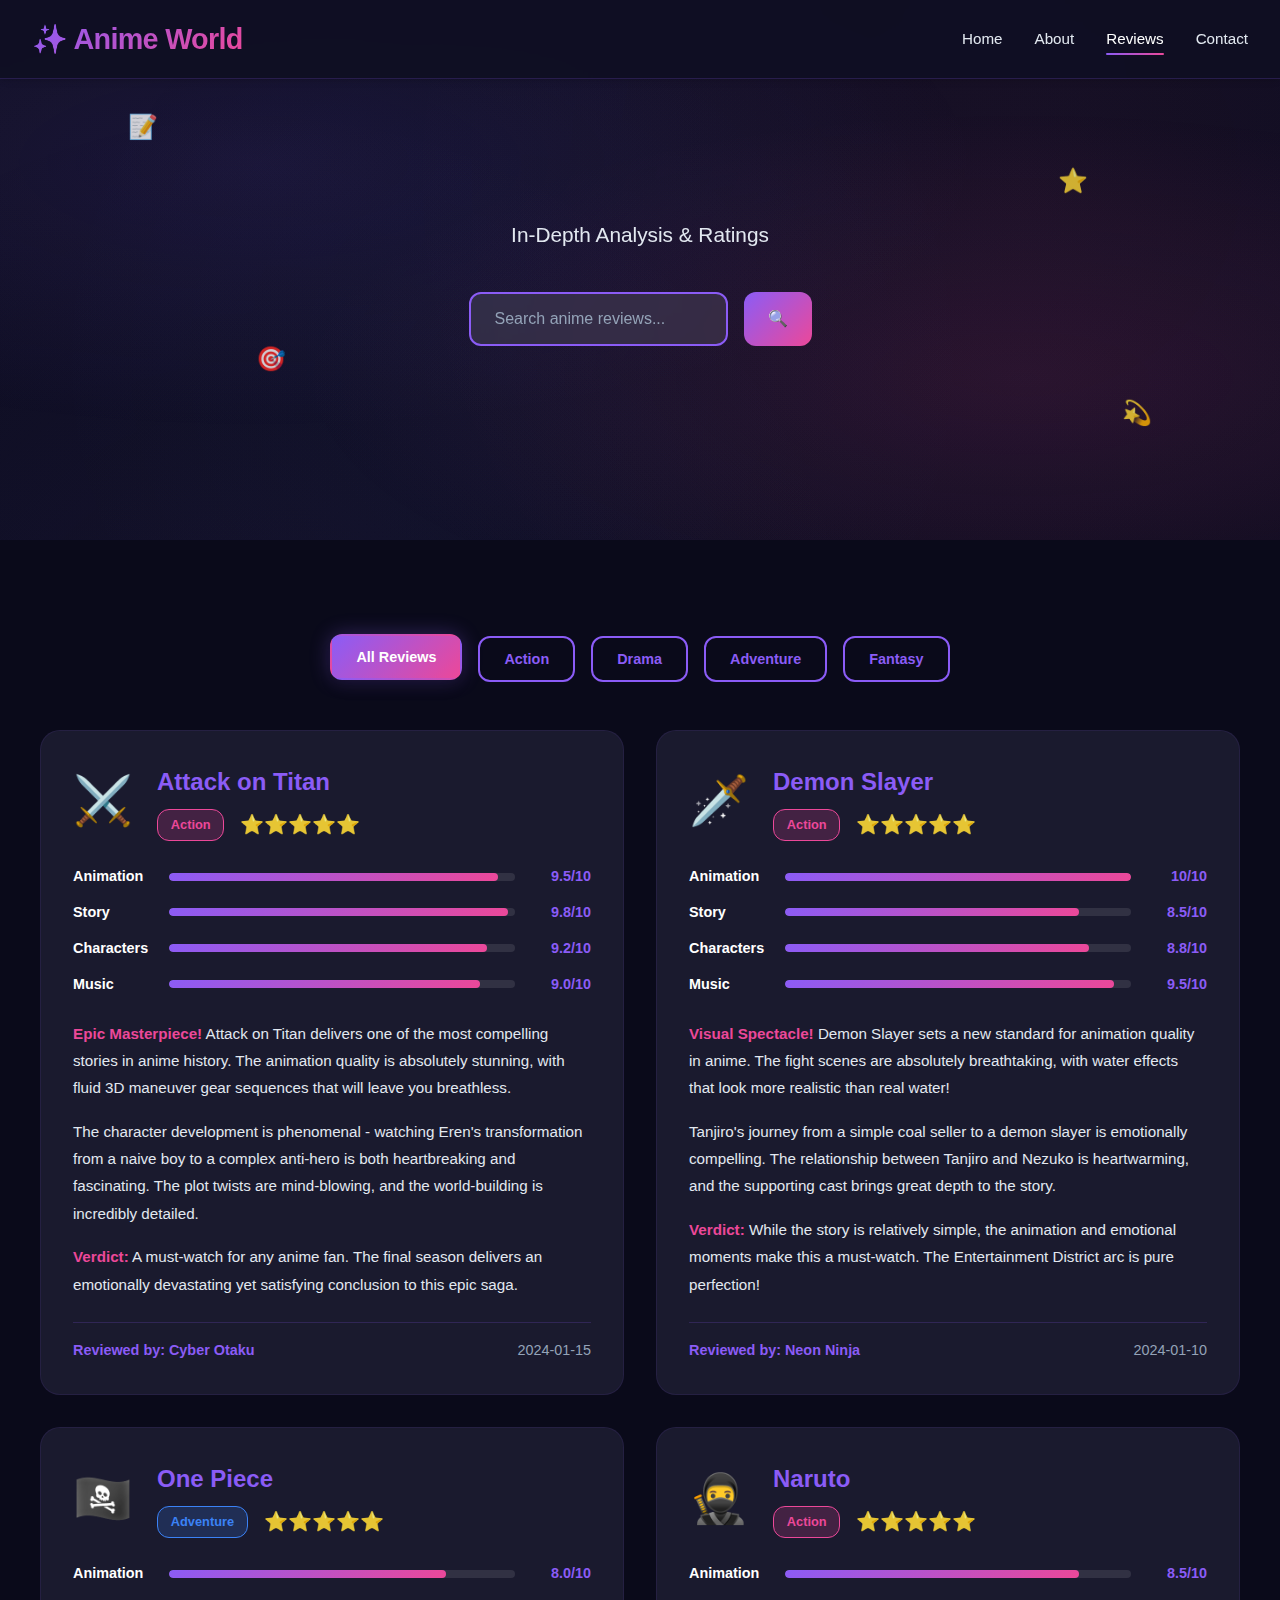
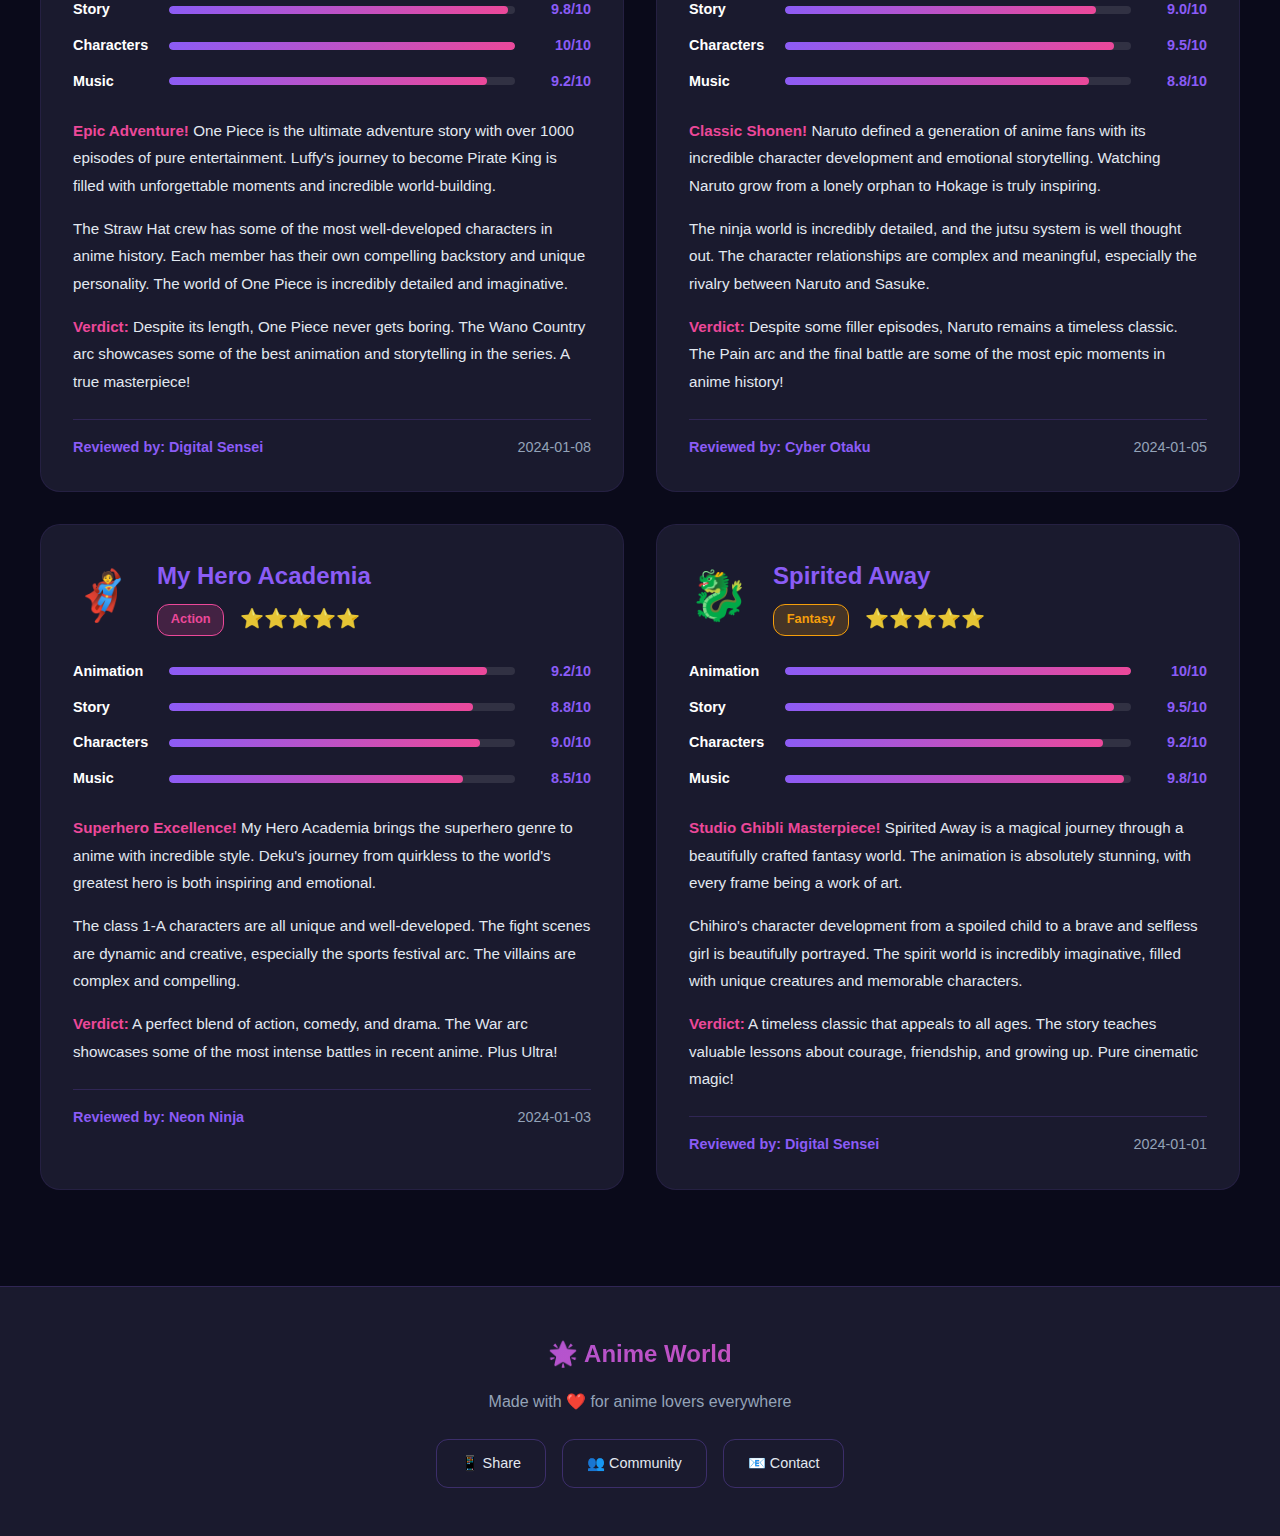
<file: reviews.html>
<!DOCTYPE html>
<html lang="en">
<head>
    <meta charset="UTF-8">
    <meta name="viewport" content="width=device-width, initial-scale=1.0">
    <title>Reviews - Anime World</title>
    <link rel="stylesheet" href="styles.css">
    <link href="https://fonts.googleapis.com/css2?family=Orbitron:wght@400;700;900&family=Roboto:wght@300;400;500&display=swap" rel="stylesheet">
</head>
<body>
    <header class="hero-section reviews-hero">
        <nav class="navbar">
            <div class="nav-brand">
                <h1>✨ Anime World</h1>
            </div>
           <ul class="nav-links">
    <li><a href="index.html">Home</a></li>
    <li><a href="about.html">About</a></li>
    <li><a href="reviews.html" class="active">Reviews</a></li>
    <li><a href="contact.html">Contact</a></li>
</ul>
        </nav>
        
        <div class="hero-content">
            <h1 class="hero-title">Anime Reviews</h1>
            <p class="hero-subtitle">In-Depth Analysis & Ratings</p>
            <div class="search-bar">
                <input type="text" placeholder="Search anime reviews..." id="searchInput">
                <button onclick="searchReviews()">🔍</button>
            </div>
        </div>
        
        <div class="floating-elements">
            <div class="star star-1">📝</div>
            <div class="star star-2">⭐</div>
            <div class="star star-3">🎯</div>
            <div class="star star-4">💫</div>
        </div>
    </header>

    <main>
        <section class="reviews-section">
            <div class="container">
                <!-- Filter Buttons -->
                <div class="filter-buttons">
                    <button class="filter-btn active" onclick="filterReviews('all')">All Reviews</button>
                    <button class="filter-btn" onclick="filterReviews('action')">Action</button>
                    <button class="filter-btn" onclick="filterReviews('drama')">Drama</button>
                    <button class="filter-btn" onclick="filterReviews('adventure')">Adventure</button>
                    <button class="filter-btn" onclick="filterReviews('fantasy')">Fantasy</button>
                </div>

                <!-- Reviews Grid -->
                <div class="reviews-grid" id="reviewsGrid">
                    
                    <!-- Attack on Titan Review -->
                    <div class="review-card" data-genre="action">
                        <div class="review-header">
                            <div class="anime-emoji">⚔️</div>
                            <div class="review-info">
                                <h3>Attack on Titan</h3>
                                <div class="review-meta">
                                    <span class="genre-tag action">Action</span>
                                    <span class="rating">⭐⭐⭐⭐⭐</span>
                                </div>
                            </div>
                        </div>
                        <div class="review-content">
                            <div class="score-section">
                                <div class="score-item">
                                    <span class="score-label">Animation</span>
                                    <div class="score-bar">
                                        <div class="score-fill" style="width: 95%"></div>
                                    </div>
                                    <span class="score-value">9.5/10</span>
                                </div>
                                <div class="score-item">
                                    <span class="score-label">Story</span>
                                    <div class="score-bar">
                                        <div class="score-fill" style="width: 98%"></div>
                                    </div>
                                    <span class="score-value">9.8/10</span>
                                </div>
                                <div class="score-item">
                                    <span class="score-label">Characters</span>
                                    <div class="score-bar">
                                        <div class="score-fill" style="width: 92%"></div>
                                    </div>
                                    <span class="score-value">9.2/10</span>
                                </div>
                                <div class="score-item">
                                    <span class="score-label">Music</span>
                                    <div class="score-bar">
                                        <div class="score-fill" style="width: 90%"></div>
                                    </div>
                                    <span class="score-value">9.0/10</span>
                                </div>
                            </div>
                            <div class="review-text">
                                <p><strong>Epic Masterpiece!</strong> Attack on Titan delivers one of the most compelling stories in anime history. The animation quality is absolutely stunning, with fluid 3D maneuver gear sequences that will leave you breathless.</p>
                                <p>The character development is phenomenal - watching Eren's transformation from a naive boy to a complex anti-hero is both heartbreaking and fascinating. The plot twists are mind-blowing, and the world-building is incredibly detailed.</p>
                                <p><strong>Verdict:</strong> A must-watch for any anime fan. The final season delivers an emotionally devastating yet satisfying conclusion to this epic saga.</p>
                            </div>
                            <div class="review-footer">
                                <span class="reviewer">Reviewed by: Cyber Otaku</span>
                                <span class="review-date">2024-01-15</span>
                            </div>
                        </div>
                    </div>

                    <!-- Demon Slayer Review -->
                    <div class="review-card" data-genre="action">
                        <div class="review-header">
                            <div class="anime-emoji">🗡️</div>
                            <div class="review-info">
                                <h3>Demon Slayer</h3>
                                <div class="review-meta">
                                    <span class="genre-tag action">Action</span>
                                    <span class="rating">⭐⭐⭐⭐⭐</span>
                                </div>
                            </div>
                        </div>
                        <div class="review-content">
                            <div class="score-section">
                                <div class="score-item">
                                    <span class="score-label">Animation</span>
                                    <div class="score-bar">
                                        <div class="score-fill" style="width: 100%"></div>
                                    </div>
                                    <span class="score-value">10/10</span>
                                </div>
                                <div class="score-item">
                                    <span class="score-label">Story</span>
                                    <div class="score-bar">
                                        <div class="score-fill" style="width: 85%"></div>
                                    </div>
                                    <span class="score-value">8.5/10</span>
                                </div>
                                <div class="score-item">
                                    <span class="score-label">Characters</span>
                                    <div class="score-bar">
                                        <div class="score-fill" style="width: 88%"></div>
                                    </div>
                                    <span class="score-value">8.8/10</span>
                                </div>
                                <div class="score-item">
                                    <span class="score-label">Music</span>
                                    <div class="score-bar">
                                        <div class="score-fill" style="width: 95%"></div>
                                    </div>
                                    <span class="score-value">9.5/10</span>
                                </div>
                            </div>
                            <div class="review-text">
                                <p><strong>Visual Spectacle!</strong> Demon Slayer sets a new standard for animation quality in anime. The fight scenes are absolutely breathtaking, with water effects that look more realistic than real water!</p>
                                <p>Tanjiro's journey from a simple coal seller to a demon slayer is emotionally compelling. The relationship between Tanjiro and Nezuko is heartwarming, and the supporting cast brings great depth to the story.</p>
                                <p><strong>Verdict:</strong> While the story is relatively simple, the animation and emotional moments make this a must-watch. The Entertainment District arc is pure perfection!</p>
                            </div>
                            <div class="review-footer">
                                <span class="reviewer">Reviewed by: Neon Ninja</span>
                                <span class="review-date">2024-01-10</span>
                            </div>
                        </div>
                    </div>

                    <!-- One Piece Review -->
                    <div class="review-card" data-genre="adventure">
                        <div class="review-header">
                            <div class="anime-emoji">🏴‍☠️</div>
                            <div class="review-info">
                                <h3>One Piece</h3>
                                <div class="review-meta">
                                    <span class="genre-tag adventure">Adventure</span>
                                    <span class="rating">⭐⭐⭐⭐⭐</span>
                                </div>
                            </div>
                        </div>
                        <div class="review-content">
                            <div class="score-section">
                                <div class="score-item">
                                    <span class="score-label">Animation</span>
                                    <div class="score-bar">
                                        <div class="score-fill" style="width: 80%"></div>
                                    </div>
                                    <span class="score-value">8.0/10</span>
                                </div>
                                <div class="score-item">
                                    <span class="score-label">Story</span>
                                    <div class="score-bar">
                                        <div class="score-fill" style="width: 98%"></div>
                                    </div>
                                    <span class="score-value">9.8/10</span>
                                </div>
                                <div class="score-item">
                                    <span class="score-label">Characters</span>
                                    <div class="score-bar">
                                        <div class="score-fill" style="width: 100%"></div>
                                    </div>
                                    <span class="score-value">10/10</span>
                                </div>
                                <div class="score-item">
                                    <span class="score-label">Music</span>
                                    <div class="score-bar">
                                        <div class="score-fill" style="width: 92%"></div>
                                    </div>
                                    <span class="score-value">9.2/10</span>
                                </div>
                            </div>
                            <div class="review-text">
                                <p><strong>Epic Adventure!</strong> One Piece is the ultimate adventure story with over 1000 episodes of pure entertainment. Luffy's journey to become Pirate King is filled with unforgettable moments and incredible world-building.</p>
                                <p>The Straw Hat crew has some of the most well-developed characters in anime history. Each member has their own compelling backstory and unique personality. The world of One Piece is incredibly detailed and imaginative.</p>
                                <p><strong>Verdict:</strong> Despite its length, One Piece never gets boring. The Wano Country arc showcases some of the best animation and storytelling in the series. A true masterpiece!</p>
                            </div>
                            <div class="review-footer">
                                <span class="reviewer">Reviewed by: Digital Sensei</span>
                                <span class="review-date">2024-01-08</span>
                            </div>
                        </div>
                    </div>

                    <!-- Naruto Review -->
                    <div class="review-card" data-genre="action">
                        <div class="review-header">
                            <div class="anime-emoji">🥷</div>
                            <div class="review-info">
                                <h3>Naruto</h3>
                                <div class="review-meta">
                                    <span class="genre-tag action">Action</span>
                                    <span class="rating">⭐⭐⭐⭐⭐</span>
                                </div>
                            </div>
                        </div>
                        <div class="review-content">
                            <div class="score-section">
                                <div class="score-item">
                                    <span class="score-label">Animation</span>
                                    <div class="score-bar">
                                        <div class="score-fill" style="width: 85%"></div>
                                    </div>
                                    <span class="score-value">8.5/10</span>
                                </div>
                                <div class="score-item">
                                    <span class="score-label">Story</span>
                                    <div class="score-bar">
                                        <div class="score-fill" style="width: 90%"></div>
                                    </div>
                                    <span class="score-value">9.0/10</span>
                                </div>
                                <div class="score-item">
                                    <span class="score-label">Characters</span>
                                    <div class="score-bar">
                                        <div class="score-fill" style="width: 95%"></div>
                                    </div>
                                    <span class="score-value">9.5/10</span>
                                </div>
                                <div class="score-item">
                                    <span class="score-label">Music</span>
                                    <div class="score-bar">
                                        <div class="score-fill" style="width: 88%"></div>
                                    </div>
                                    <span class="score-value">8.8/10</span>
                                </div>
                            </div>
                            <div class="review-text">
                                <p><strong>Classic Shonen!</strong> Naruto defined a generation of anime fans with its incredible character development and emotional storytelling. Watching Naruto grow from a lonely orphan to Hokage is truly inspiring.</p>
                                <p>The ninja world is incredibly detailed, and the jutsu system is well thought out. The character relationships are complex and meaningful, especially the rivalry between Naruto and Sasuke.</p>
                                <p><strong>Verdict:</strong> Despite some filler episodes, Naruto remains a timeless classic. The Pain arc and the final battle are some of the most epic moments in anime history!</p>
                            </div>
                            <div class="review-footer">
                                <span class="reviewer">Reviewed by: Cyber Otaku</span>
                                <span class="review-date">2024-01-05</span>
                            </div>
                        </div>
                    </div>

                    <!-- My Hero Academia Review -->
                    <div class="review-card" data-genre="action">
                        <div class="review-header">
                            <div class="anime-emoji">🦸</div>
                            <div class="review-info">
                                <h3>My Hero Academia</h3>
                                <div class="review-meta">
                                    <span class="genre-tag action">Action</span>
                                    <span class="rating">⭐⭐⭐⭐⭐</span>
                                </div>
                            </div>
                        </div>
                        <div class="review-content">
                            <div class="score-section">
                                <div class="score-item">
                                    <span class="score-label">Animation</span>
                                    <div class="score-bar">
                                        <div class="score-fill" style="width: 92%"></div>
                                    </div>
                                    <span class="score-value">9.2/10</span>
                                </div>
                                <div class="score-item">
                                    <span class="score-label">Story</span>
                                    <div class="score-bar">
                                        <div class="score-fill" style="width: 88%"></div>
                                    </div>
                                    <span class="score-value">8.8/10</span>
                                </div>
                                <div class="score-item">
                                    <span class="score-label">Characters</span>
                                    <div class="score-bar">
                                        <div class="score-fill" style="width: 90%"></div>
                                    </div>
                                    <span class="score-value">9.0/10</span>
                                </div>
                                <div class="score-item">
                                    <span class="score-label">Music</span>
                                    <div class="score-bar">
                                        <div class="score-fill" style="width: 85%"></div>
                                    </div>
                                    <span class="score-value">8.5/10</span>
                                </div>
                            </div>
                            <div class="review-text">
                                <p><strong>Superhero Excellence!</strong> My Hero Academia brings the superhero genre to anime with incredible style. Deku's journey from quirkless to the world's greatest hero is both inspiring and emotional.</p>
                                <p>The class 1-A characters are all unique and well-developed. The fight scenes are dynamic and creative, especially the sports festival arc. The villains are complex and compelling.</p>
                                <p><strong>Verdict:</strong> A perfect blend of action, comedy, and drama. The War arc showcases some of the most intense battles in recent anime. Plus Ultra!</p>
                            </div>
                            <div class="review-footer">
                                <span class="reviewer">Reviewed by: Neon Ninja</span>
                                <span class="review-date">2024-01-03</span>
                            </div>
                        </div>
                    </div>

                    <!-- Spirited Away Review -->
                    <div class="review-card" data-genre="fantasy">
                        <div class="review-header">
                            <div class="anime-emoji">🐉</div>
                            <div class="review-info">
                                <h3>Spirited Away</h3>
                                <div class="review-meta">
                                    <span class="genre-tag fantasy">Fantasy</span>
                                    <span class="rating">⭐⭐⭐⭐⭐</span>
                                </div>
                            </div>
                        </div>
                        <div class="review-content">
                            <div class="score-section">
                                <div class="score-item">
                                    <span class="score-label">Animation</span>
                                    <div class="score-bar">
                                        <div class="score-fill" style="width: 100%"></div>
                                    </div>
                                    <span class="score-value">10/10</span>
                                </div>
                                <div class="score-item">
                                    <span class="score-label">Story</span>
                                    <div class="score-bar">
                                        <div class="score-fill" style="width: 95%"></div>
                                    </div>
                                    <span class="score-value">9.5/10</span>
                                </div>
                                <div class="score-item">
                                    <span class="score-label">Characters</span>
                                    <div class="score-bar">
                                        <div class="score-fill" style="width: 92%"></div>
                                    </div>
                                    <span class="score-value">9.2/10</span>
                                </div>
                                <div class="score-item">
                                    <span class="score-label">Music</span>
                                    <div class="score-bar">
                                        <div class="score-fill" style="width: 98%"></div>
                                    </div>
                                    <span class="score-value">9.8/10</span>
                                </div>
                            </div>
                            <div class="review-text">
                                <p><strong>Studio Ghibli Masterpiece!</strong> Spirited Away is a magical journey through a beautifully crafted fantasy world. The animation is absolutely stunning, with every frame being a work of art.</p>
                                <p>Chihiro's character development from a spoiled child to a brave and selfless girl is beautifully portrayed. The spirit world is incredibly imaginative, filled with unique creatures and memorable characters.</p>
                                <p><strong>Verdict:</strong> A timeless classic that appeals to all ages. The story teaches valuable lessons about courage, friendship, and growing up. Pure cinematic magic!</p>
                            </div>
                            <div class="review-footer">
                                <span class="reviewer">Reviewed by: Digital Sensei</span>
                                <span class="review-date">2024-01-01</span>
                            </div>
                        </div>
                    </div>

                </div>
            </div>
        </section>
    </main>

    <footer class="footer">
        <div class="footer-content">
            <h3>🌟 Anime World</h3>
            <p>Made with ❤️ for anime lovers everywhere</p>
            <div class="social-links">
                <a href="#" onclick="shareAnime()">📱 Share</a>
                <a href="#" onclick="joinCommunity()">👥 Community</a>
                <a href="contact.html">📧 Contact</a>
            </div>
        </div>
    </footer>

    <script src="script.js"></script>
    <script>
        // Filter reviews by genre
        function filterReviews(genre) {
            const cards = document.querySelectorAll('.review-card');
            const buttons = document.querySelectorAll('.filter-btn');
            
            // Update active button
            buttons.forEach(btn => btn.classList.remove('active'));
            event.target.classList.add('active');
            
            // Filter cards
            cards.forEach(card => {
                if (genre === 'all' || card.dataset.genre === genre) {
                    card.style.display = 'block';
                    card.style.animation = 'fadeInUp 0.5s ease';
                } else {
                    card.style.display = 'none';
                }
            });
        }

        // Search functionality
        function searchReviews() {
            const searchTerm = document.getElementById('searchInput').value.toLowerCase();
            const cards = document.querySelectorAll('.review-card');
            
            cards.forEach(card => {
                const title = card.querySelector('h3').textContent.toLowerCase();
                const text = card.querySelector('.review-text').textContent.toLowerCase();
                
                if (title.includes(searchTerm) || text.includes(searchTerm)) {
                    card.style.display = 'block';
                    card.style.animation = 'fadeInUp 0.5s ease';
                } else {
                    card.style.display = 'none';
                }
            });
        }

        // Add search on enter key
        document.getElementById('searchInput').addEventListener('keypress', function(e) {
            if (e.key === 'Enter') {
                searchReviews();
            }
        });

        // Add custom styles
        const style = document.createElement('style');
        style.textContent = `
            .reviews-hero {
                height: 60vh;
                background: 
                    radial-gradient(ellipse at 20% 30%, rgba(0, 245, 255, 0.15) 0%, transparent 50%),
                    radial-gradient(ellipse at 80% 70%, rgba(255, 0, 128, 0.15) 0%, transparent 50%);
            }
            
            .search-bar {
                display: flex;
                justify-content: center;
                margin-top: 2rem;
                gap: 1rem;
            }
            
            .search-bar input {
                background: rgba(255, 255, 255, 0.1);
                border: 2px solid var(--cyber-blue);
                color: var(--text-light);
                padding: 1rem 1.5rem;
                border-radius: 0;
                font-size: 1rem;
                width: 300px;
                backdrop-filter: blur(10px);
                box-shadow: var(--glow-blue);
            }
            
            .search-bar input::placeholder {
                color: rgba(224, 224, 255, 0.6);
            }
            
            .search-bar button {
                background: var(--cyber-blue);
                border: 2px solid var(--cyber-blue);
                color: var(--dark-navy);
                padding: 1rem 1.5rem;
                border-radius: 0;
                cursor: pointer;
                font-size: 1rem;
                font-weight: 600;
                transition: all 0.3s ease;
                box-shadow: var(--glow-blue);
            }
            
            .search-bar button:hover {
                background: transparent;
                color: var(--cyber-blue);
                transform: translateY(-2px);
            }
            
            .reviews-section {
                padding: 5rem 2rem;
                background: var(--dark-navy);
            }
            
            .container {
                max-width: 1200px;
                margin: 0 auto;
            }
            
            .filter-buttons {
                display: flex;
                justify-content: center;
                gap: 1rem;
                margin-bottom: 3rem;
                flex-wrap: wrap;
            }
            
            .filter-btn {
                background: transparent;
                border: 2px solid var(--cyber-blue);
                color: var(--cyber-blue);
                padding: 0.8rem 1.5rem;
                border-radius: 0;
                cursor: pointer;
                font-weight: 600;
                text-transform: uppercase;
                letter-spacing: 1px;
                transition: all 0.3s ease;
            }
            
            .filter-btn:hover,
            .filter-btn.active {
                background: var(--cyber-blue);
                color: var(--dark-navy);
                box-shadow: var(--glow-blue);
                transform: translateY(-2px);
            }
            
            .reviews-grid {
                display: grid;
                grid-template-columns: repeat(auto-fit, minmax(500px, 1fr));
                gap: 2rem;
            }
            
            .review-card {
                background: var(--gradient-card);
                border-radius: 20px;
                padding: 2rem;
                border: 2px solid transparent;
                transition: all 0.4s ease;
                position: relative;
                overflow: hidden;
            }
            
            .review-card::before {
                content: '';
                position: absolute;
                top: 0;
                left: 0;
                right: 0;
                bottom: 0;
                background: var(--gradient-main);
                opacity: 0;
                transition: opacity 0.3s ease;
                z-index: -1;
            }
            
            .review-card:hover {
                transform: translateY(-10px);
                border-color: var(--cyber-blue);
                box-shadow: var(--glow-blue);
            }
            
            .review-card:hover::before {
                opacity: 0.05;
            }
            
            .review-header {
                display: flex;
                align-items: center;
                gap: 1rem;
                margin-bottom: 1.5rem;
            }
            
            .anime-emoji {
                font-size: 3rem;
                text-shadow: var(--glow-pink);
                animation: iconPulse 3s ease-in-out infinite;
            }
            
            .review-info h3 {
                font-family: 'Orbitron', monospace;
                font-size: 1.5rem;
                color: var(--cyber-blue);
                text-shadow: 0 0 10px var(--cyber-blue);
                margin-bottom: 0.5rem;
            }
            
            .review-meta {
                display: flex;
                gap: 1rem;
                align-items: center;
            }
            
            .genre-tag {
                padding: 0.3rem 0.8rem;
                border-radius: 15px;
                font-size: 0.8rem;
                font-weight: 600;
                text-transform: uppercase;
                letter-spacing: 1px;
            }
            
            .genre-tag.action {
                background: rgba(255, 0, 128, 0.2);
                color: var(--neon-pink);
                border: 1px solid var(--neon-pink);
            }
            
            .genre-tag.adventure {
                background: rgba(0, 245, 255, 0.2);
                color: var(--cyber-blue);
                border: 1px solid var(--cyber-blue);
            }
            
            .genre-tag.fantasy {
                background: rgba(57, 255, 20, 0.2);
                color: var(--electric-green);
                border: 1px solid var(--electric-green);
            }
            
            .rating {
                font-size: 1.2rem;
                text-shadow: var(--glow-pink);
            }
            
            .score-section {
                margin-bottom: 1.5rem;
            }
            
            .score-item {
                display: flex;
                align-items: center;
                gap: 1rem;
                margin-bottom: 0.8rem;
            }
            
            .score-label {
                min-width: 80px;
                font-weight: 600;
                color: var(--text-light);
            }
            
            .score-bar {
                flex: 1;
                height: 8px;
                background: rgba(255, 255, 255, 0.1);
                border-radius: 4px;
                overflow: hidden;
                position: relative;
            }
            
            .score-fill {
                height: 100%;
                background: var(--gradient-main);
                border-radius: 4px;
                transition: width 1s ease;
                box-shadow: var(--glow-blue);
            }
            
            .score-value {
                min-width: 60px;
                text-align: right;
                font-weight: 600;
                color: var(--cyber-blue);
                text-shadow: 0 0 5px var(--cyber-blue);
            }
            
            .review-text {
                margin-bottom: 1.5rem;
                line-height: 1.8;
            }
            
            .review-text p {
                margin-bottom: 1rem;
                color: rgba(224, 224, 255, 0.9);
            }
            
            .review-text strong {
                color: var(--neon-pink);
                text-shadow: 0 0 5px var(--neon-pink);
            }
            
            .review-footer {
                display: flex;
                justify-content: space-between;
                align-items: center;
                padding-top: 1rem;
                border-top: 1px solid rgba(0, 245, 255, 0.2);
                font-size: 0.9rem;
                color: rgba(224, 224, 255, 0.7);
            }
            
            .reviewer {
                font-weight: 600;
                color: var(--cyber-blue);
            }
            
            @keyframes fadeInUp {
                from {
                    opacity: 0;
                    transform: translateY(30px);
                }
                to {
                    opacity: 1;
                    transform: translateY(0);
                }
            }
            
            @media (max-width: 768px) {
                .reviews-grid {
                    grid-template-columns: 1fr;
                }
                
                .filter-buttons {
                    flex-direction: column;
                    align-items: center;
                }
                
                .search-bar {
                    flex-direction: column;
                    align-items: center;
                }
                
                .search-bar input {
                    width: 100%;
                    max-width: 300px;
                }
            }
        `;
        document.head.appendChild(style);
    </script>
</body>
</html>
</file>
<file: styles.css>
/* Modern Anime Theme - Elegant & Vibrant */
* {
    margin: 0;
    padding: 0;
    box-sizing: border-box;
}

:root {
    /* Primary Colors - Modern Anime Palette */
    --primary-purple: #8B5CF6;
    --primary-pink: #EC4899;
    --primary-blue: #3B82F6;
    --primary-orange: #F59E0B;
    
    /* Background Colors */
    --bg-dark: #0F0F23;
    --bg-darker: #0A0A1A;
    --bg-card: #1A1A2E;
    --bg-card-hover: #16213E;
    
    /* Text Colors */
    --text-primary: #FFFFFF;
    --text-secondary: #E2E8F0;
    --text-muted: #94A3B8;
    
    /* Gradients */
    --gradient-primary: linear-gradient(135deg, var(--primary-purple), var(--primary-pink));
    --gradient-secondary: linear-gradient(135deg, var(--primary-blue), var(--primary-orange));
    --gradient-bg: linear-gradient(135deg, var(--bg-dark), var(--bg-darker));
    
    /* Shadows & Effects */
    --shadow-soft: 0 4px 6px -1px rgba(0, 0, 0, 0.1), 0 2px 4px -1px rgba(0, 0, 0, 0.06);
    --shadow-medium: 0 10px 15px -3px rgba(0, 0, 0, 0.1), 0 4px 6px -2px rgba(0, 0, 0, 0.05);
    --shadow-large: 0 25px 50px -12px rgba(0, 0, 0, 0.25);
    --glow-purple: 0 0 20px rgba(139, 92, 246, 0.3);
    --glow-pink: 0 0 20px rgba(236, 72, 153, 0.3);
    --glow-blue: 0 0 20px rgba(59, 130, 246, 0.3);
}

body {
    font-family: 'Inter', -apple-system, BlinkMacSystemFont, sans-serif;
    background: var(--gradient-bg);
    color: var(--text-primary);
    line-height: 1.6;
    overflow-x: hidden;
    min-height: 100vh;
}

/* Subtle animated background */
body::before {
    content: '';
    position: fixed;
    top: 0;
    left: 0;
    width: 100%;
    height: 100%;
    background: 
        radial-gradient(circle at 20% 80%, rgba(139, 92, 246, 0.05) 0%, transparent 50%),
        radial-gradient(circle at 80% 20%, rgba(236, 72, 153, 0.05) 0%, transparent 50%),
        radial-gradient(circle at 40% 40%, rgba(59, 130, 246, 0.03) 0%, transparent 50%);
    z-index: -1;
    animation: backgroundFloat 20s ease-in-out infinite;
}

@keyframes backgroundFloat {
    0%, 100% { transform: translateX(0) translateY(0); }
    33% { transform: translateX(-30px) translateY(-20px); }
    66% { transform: translateX(30px) translateY(20px); }
}

/* Navigation */
.navbar {
    display: flex;
    justify-content: space-between;
    align-items: center;
    padding: 1rem 2rem;
    background: rgba(15, 15, 35, 0.95);
    backdrop-filter: blur(20px);
    border-bottom: 1px solid rgba(139, 92, 246, 0.2);
    position: fixed;
    width: 100%;
    top: 0;
    z-index: 1000;
    box-shadow: var(--shadow-soft);
}

.nav-brand h1 {
    font-family: 'Poppins', sans-serif;
    font-size: 1.8rem;
    font-weight: 700;
    background: var(--gradient-primary);
    -webkit-background-clip: text;
    -webkit-text-fill-color: transparent;
    background-clip: text;
    letter-spacing: -0.025em;
}

.nav-links {
    display: flex;
    list-style: none;
    gap: 2rem;
}

.nav-links a {
    color: var(--text-secondary);
    text-decoration: none;
    transition: all 0.3s ease;
    position: relative;
    font-weight: 500;
    font-size: 0.95rem;
    padding: 0.5rem 0;
}

.nav-links a::after {
    content: '';
    position: absolute;
    bottom: 0;
    left: 0;
    width: 0;
    height: 2px;
    background: var(--gradient-primary);
    transition: width 0.3s ease;
    border-radius: 1px;
}

.nav-links a:hover,
.nav-links a.active {
    color: var(--text-primary);
}

.nav-links a:hover::after,
.nav-links a.active::after {
    width: 100%;
}

/* Hero Section */
.hero-section {
    height: 100vh;
    display: flex;
    flex-direction: column;
    justify-content: center;
    align-items: center;
    text-align: center;
    position: relative;
    padding: 0 2rem;
}

.reviews-hero,
.contact-hero {
    height: 60vh;
    background: 
        radial-gradient(ellipse at 20% 30%, rgba(139, 92, 246, 0.1) 0%, transparent 50%),
        radial-gradient(ellipse at 80% 70%, rgba(236, 72, 153, 0.1) 0%, transparent 50%);
}

.hero-content {
    z-index: 2;
    position: relative;
    max-width: 800px;
}

.hero-title {
    font-family: 'Poppins', sans-serif;
    font-size: clamp(2.5rem, 5vw, 4rem);
    font-weight: 800;
    margin-bottom: 1.5rem;
    background: var(--gradient-primary);
    -webkit-background-clip: text;
    -webkit-text-fill-color: transparent;
    background-clip: text;
    letter-spacing: -0.025em;
    line-height: 1.1;
}

.hero-subtitle {
    font-size: clamp(1.1rem, 2vw, 1.3rem);
    margin-bottom: 2.5rem;
    color: var(--text-secondary);
    font-weight: 400;
    max-width: 600px;
    margin-left: auto;
    margin-right: auto;
}

/* Search Bar */
.search-bar {
    display: flex;
    justify-content: center;
    margin-top: 2rem;
    gap: 1rem;
    max-width: 500px;
    margin-left: auto;
    margin-right: auto;
}

.search-bar input {
    background: rgba(255, 255, 255, 0.1);
    border: 2px solid var(--primary-purple);
    color: var(--text-primary);
    padding: 1rem 1.5rem;
    border-radius: 12px;
    font-size: 1rem;
    flex: 1;
    backdrop-filter: blur(10px);
    transition: all 0.3s ease;
}

.search-bar input::placeholder {
    color: var(--text-muted);
}

.search-bar input:focus {
    outline: none;
    border-color: var(--primary-pink);
    box-shadow: var(--glow-purple);
}

.search-bar button {
    background: var(--gradient-primary);
    border: none;
    color: white;
    padding: 1rem 1.5rem;
    border-radius: 12px;
    cursor: pointer;
    font-size: 1rem;
    font-weight: 600;
    transition: all 0.3s ease;
    min-width: 60px;
}

.search-bar button:hover {
    transform: translateY(-2px);
    box-shadow: var(--shadow-medium), var(--glow-purple);
}

.cta-button {
    background: transparent;
    border: 2px solid var(--primary-purple);
    color: var(--primary-purple);
    padding: 1rem 2.5rem;
    font-size: 1rem;
    font-weight: 600;
    border-radius: 12px;
    cursor: pointer;
    transition: all 0.3s ease;
    position: relative;
    overflow: hidden;
    font-family: 'Inter', sans-serif;
    letter-spacing: 0.025em;
}

.cta-button::before {
    content: '';
    position: absolute;
    top: 0;
    left: -100%;
    width: 100%;
    height: 100%;
    background: var(--gradient-primary);
    transition: left 0.4s ease;
    z-index: -1;
}

.cta-button:hover::before {
    left: 0;
}

.cta-button:hover {
    color: white;
    transform: translateY(-2px);
    box-shadow: var(--shadow-medium), var(--glow-purple);
    border-color: transparent;
}

/* Floating Elements */
.floating-elements {
    position: absolute;
    width: 100%;
    height: 100%;
    pointer-events: none;
}

.star {
    position: absolute;
    font-size: 1.5rem;
    animation: gentleFloat 8s ease-in-out infinite;
    opacity: 0.8;
}

.star-1 { top: 20%; left: 10%; animation-delay: 0s; }
.star-2 { top: 30%; right: 15%; animation-delay: 2s; }
.star-3 { bottom: 30%; left: 20%; animation-delay: 4s; }
.star-4 { bottom: 20%; right: 10%; animation-delay: 6s; }

@keyframes gentleFloat {
    0%, 100% { 
        transform: translateY(0px) rotate(0deg);
        opacity: 0.8;
    }
    50% { 
        transform: translateY(-15px) rotate(180deg);
        opacity: 1;
    }
}

/* Anime Section */
.anime-section {
    padding: 6rem 2rem;
    max-width: 1200px;
    margin: 0 auto;
}

.anime-section h2 {
    font-family: 'Poppins', sans-serif;
    font-size: clamp(2rem, 4vw, 2.5rem);
    text-align: center;
    margin-bottom: 3rem;
    background: var(--gradient-secondary);
    -webkit-background-clip: text;
    -webkit-text-fill-color: transparent;
    background-clip: text;
    font-weight: 700;
    letter-spacing: -0.025em;
}

.anime-grid {
    display: grid;
    grid-template-columns: repeat(auto-fit, minmax(300px, 1fr));
    gap: 2rem;
    margin-top: 2rem;
}

.anime-card {
    background: var(--bg-card);
    border-radius: 16px;
    padding: 2rem;
    text-align: center;
    transition: all 0.3s ease;
    border: 1px solid rgba(139, 92, 246, 0.1);
    position: relative;
    overflow: hidden;
}

.anime-card::before {
    content: '';
    position: absolute;
    top: 0;
    left: 0;
    right: 0;
    bottom: 0;
    background: var(--gradient-primary);
    opacity: 0;
    transition: opacity 0.3s ease;
    z-index: -1;
}

.anime-card:hover::before {
    opacity: 0.05;
}

.anime-card:hover {
    transform: translateY(-8px);
    border-color: rgba(139, 92, 246, 0.3);
    box-shadow: var(--shadow-large), var(--glow-purple);
    background: var(--bg-card-hover);
}

.anime-image {
    width: 80px;
    height: 80px;
    margin: 0 auto 1.5rem;
    background: var(--gradient-primary);
    border-radius: 50%;
    display: flex;
    align-items: center;
    justify-content: center;
    font-size: 2rem;
    box-shadow: var(--shadow-medium);
}

.anime-card h3 {
    font-family: 'Poppins', sans-serif;
    font-size: 1.3rem;
    margin-bottom: 0.75rem;
    color: var(--text-primary);
    font-weight: 600;
}

.anime-card p {
    color: var(--text-muted);
    margin-bottom: 1.5rem;
    font-size: 0.95rem;
    line-height: 1.5;
}

.rating {
    font-size: 1.1rem;
    opacity: 0.9;
}

/* Character Section */
.characters-section {
    padding: 6rem 2rem;
    background: rgba(26, 26, 46, 0.5);
}

.characters-section h2 {
    font-family: 'Poppins', sans-serif;
    font-size: clamp(2rem, 4vw, 2.5rem);
    text-align: center;
    margin-bottom: 3rem;
    background: var(--gradient-primary);
    -webkit-background-clip: text;
    -webkit-text-fill-color: transparent;
    background-clip: text;
    font-weight: 700;
    letter-spacing: -0.025em;
}

.character-gallery {
    display: grid;
    grid-template-columns: repeat(auto-fit, minmax(250px, 1fr));
    gap: 2rem;
    max-width: 1000px;
    margin: 0 auto;
}

.character-card {
    background: var(--bg-card);
    border-radius: 16px;
    padding: 2rem;
    text-align: center;
    transition: all 0.3s ease;
    border: 1px solid rgba(236, 72, 153, 0.1);
    position: relative;
}

.character-card:hover {
    transform: translateY(-5px) scale(1.02);
    border-color: rgba(236, 72, 153, 0.3);
    box-shadow: var(--shadow-large), var(--glow-pink);
    background: var(--bg-card-hover);
}

.character-emoji {
    font-size: 3rem;
    margin-bottom: 1rem;
    animation: characterBounce 3s ease-in-out infinite;
}

@keyframes characterBounce {
    0%, 100% { transform: translateY(0px); }
    50% { transform: translateY(-8px); }
}

.character-card h3 {
    font-family: 'Poppins', sans-serif;
    font-size: 1.2rem;
    margin-bottom: 0.75rem;
    color: var(--text-primary);
    font-weight: 600;
}

.character-card p {
    color: var(--text-muted);
    font-style: italic;
    font-size: 0.95rem;
}

/* Reviews Section */
.reviews-section {
    padding: 6rem 2rem;
    background: var(--bg-darker);
}

.container {
    max-width: 1200px;
    margin: 0 auto;
}

.filter-buttons {
    display: flex;
    justify-content: center;
    gap: 1rem;
    margin-bottom: 3rem;
    flex-wrap: wrap;
}

.filter-btn {
    background: transparent;
    border: 2px solid var(--primary-purple);
    color: var(--primary-purple);
    padding: 0.8rem 1.5rem;
    border-radius: 12px;
    cursor: pointer;
    font-weight: 600;
    font-size: 0.9rem;
    transition: all 0.3s ease;
    font-family: 'Inter', sans-serif;
}

.filter-btn:hover,
.filter-btn.active {
    background: var(--gradient-primary);
    color: white;
    border-color: transparent;
    transform: translateY(-2px);
    box-shadow: var(--shadow-medium), var(--glow-purple);
}

.reviews-grid {
    display: grid;
    grid-template-columns: repeat(auto-fit, minmax(400px, 1fr));
    gap: 2rem;
}

.review-card {
    background: var(--bg-card);
    border-radius: 20px;
    padding: 2rem;
    border: 1px solid rgba(139, 92, 246, 0.1);
    transition: all 0.4s ease;
    position: relative;
    overflow: hidden;
}

.review-card::before {
    content: '';
    position: absolute;
    top: 0;
    left: 0;
    right: 0;
    bottom: 0;
    background: var(--gradient-primary);
    opacity: 0;
    transition: opacity 0.3s ease;
    z-index: -1;
}

.review-card:hover {
    transform: translateY(-10px);
    border-color: rgba(139, 92, 246, 0.3);
    box-shadow: var(--shadow-large), var(--glow-purple);
}

.review-card:hover::before {
    opacity: 0.05;
}

.review-header {
    display: flex;
    align-items: center;
    gap: 1.5rem;
    margin-bottom: 1.5rem;
}

.anime-emoji {
    font-size: 3rem;
    animation: iconPulse 3s ease-in-out infinite;
}

@keyframes iconPulse {
    0%, 100% { transform: scale(1); }
    50% { transform: scale(1.1); }
}

.review-info h3 {
    font-family: 'Poppins', sans-serif;
    font-size: 1.5rem;
    color: var(--primary-purple);
    margin-bottom: 0.5rem;
    font-weight: 700;
}

.review-meta {
    display: flex;
    gap: 1rem;
    align-items: center;
    flex-wrap: wrap;
}

.genre-tag {
    padding: 0.3rem 0.8rem;
    border-radius: 12px;
    font-size: 0.8rem;
    font-weight: 600;
    font-family: 'Inter', sans-serif;
}

.genre-tag.action {
    background: rgba(236, 72, 153, 0.2);
    color: var(--primary-pink);
    border: 1px solid var(--primary-pink);
}

.genre-tag.adventure {
    background: rgba(59, 130, 246, 0.2);
    color: var(--primary-blue);
    border: 1px solid var(--primary-blue);
}

.genre-tag.fantasy {
    background: rgba(245, 158, 11, 0.2);
    color: var(--primary-orange);
    border: 1px solid var(--primary-orange);
}

.rating {
    font-size: 1.2rem;
    opacity: 0.9;
}

.score-section {
    margin-bottom: 1.5rem;
}

.score-item {
    display: flex;
    align-items: center;
    gap: 1rem;
    margin-bottom: 0.8rem;
}

.score-label {
    min-width: 80px;
    font-weight: 600;
    color: var(--text-primary);
    font-size: 0.9rem;
}

.score-bar {
    flex: 1;
    height: 8px;
    background: rgba(255, 255, 255, 0.1);
    border-radius: 4px;
    overflow: hidden;
    position: relative;
}

.score-fill {
    height: 100%;
    background: var(--gradient-primary);
    border-radius: 4px;
    transition: width 1s ease;
}

.score-value {
    min-width: 60px;
    text-align: right;
    font-weight: 600;
    color: var(--primary-purple);
    font-size: 0.9rem;
}

.review-text {
    margin-bottom: 1.5rem;
    line-height: 1.8;
}

.review-text p {
    margin-bottom: 1rem;
    color: var(--text-secondary);
    font-size: 0.95rem;
}

.review-text strong {
    color: var(--primary-pink);
    font-weight: 600;
}

.review-footer {
    display: flex;
    justify-content: space-between;
    align-items: center;
    padding-top: 1rem;
    border-top: 1px solid rgba(139, 92, 246, 0.2);
    font-size: 0.9rem;
    color: var(--text-muted);
    flex-wrap: wrap;
    gap: 1rem;
}

.reviewer {
    font-weight: 600;
    color: var(--primary-purple);
}

/* Contact Page Styles */
.contact-section {
    padding: 6rem 2rem;
    background: var(--bg-darker);
}

.contact-grid {
    display: grid;
    grid-template-columns: 1fr 1fr;
    gap: 4rem;
    margin-bottom: 4rem;
}

.contact-form-container {
    background: var(--bg-card);
    border-radius: 20px;
    padding: 3rem;
    border: 1px solid rgba(139, 92, 246, 0.1);
    position: relative;
    overflow: hidden;
}

.contact-form-container::before {
    content: '';
    position: absolute;
    top: 0;
    left: 0;
    right: 0;
    bottom: 0;
    background: var(--gradient-primary);
    opacity: 0.02;
    z-index: -1;
}

.form-header {
    margin-bottom: 2rem;
    text-align: center;
}

.form-header h2 {
    font-family: 'Poppins', sans-serif;
    font-size: 2rem;
    color: var(--primary-purple);
    margin-bottom: 1rem;
    font-weight: 700;
}

.form-header p {
    color: var(--text-muted);
    font-size: 1rem;
    line-height: 1.6;
}

.contact-form {
    display: flex;
    flex-direction: column;
    gap: 1.5rem;
}

.form-group {
    display: flex;
    flex-direction: column;
    gap: 0.5rem;
}

.form-group label {
    font-weight: 600;
    color: var(--text-primary);
    font-size: 0.95rem;
}

.form-group input,
.form-group select,
.form-group textarea {
    background: rgba(255, 255, 255, 0.05);
    border: 2px solid rgba(139, 92, 246, 0.2);
    border-radius: 12px;
    padding: 1rem;
    color: var(--text-primary);
    font-size: 1rem;
    font-family: 'Inter', sans-serif;
    transition: all 0.3s ease;
}

.form-group input:focus,
.form-group select:focus,
.form-group textarea:focus {
    outline: none;
    border-color: var(--primary-purple);
    box-shadow: var(--glow-purple);
    background: rgba(255, 255, 255, 0.08);
}

.form-group textarea {
    resize: vertical;
    min-height: 120px;
}

.submit-btn {
    background: var(--gradient-primary);
    border: none;
    color: white;
    padding: 1rem 2rem;
    border-radius: 12px;
    font-size: 1rem;
    font-weight: 600;
    cursor: pointer;
    transition: all 0.3s ease;
    display: flex;
    align-items: center;
    justify-content: center;
    gap: 0.5rem;
    margin-top: 1rem;
    position: relative;
    overflow: hidden;
}

.submit-btn:hover {
    transform: translateY(-2px);
    box-shadow: var(--shadow-large), var(--glow-purple);
}

.submit-btn:active {
    transform: translateY(0);
}

.btn-icon {
    font-size: 1.2rem;
    transition: transform 0.3s ease;
}

.submit-btn:hover .btn-icon {
    transform: rotate(15deg);
}

.contact-info {
    background: var(--bg-card);
    border-radius: 20px;
    padding: 3rem;
    border: 1px solid rgba(236, 72, 153, 0.1);
    position: relative;
    overflow: hidden;
}

.contact-info::before {
    content: '';
    position: absolute;
    top: 0;
    left: 0;
    right: 0;
    bottom: 0;
    background: var(--gradient-secondary);
    opacity: 0.02;
    z-index: -1;
}

.info-header {
    margin-bottom: 2rem;
    text-align: center;
}

.info-header h2 {
    font-family: 'Poppins', sans-serif;
    font-size: 2rem;
    color: var(--primary-pink);
    margin-bottom: 1rem;
    font-weight: 700;
}

.info-header p {
    color: var(--text-muted);
    font-size: 1rem;
    line-height: 1.6;
}

.contact-methods {
    margin-bottom: 2rem;
}

.contact-method {
    display: flex;
    align-items: center;
    gap: 1rem;
    padding: 1.5rem;
    background: rgba(255, 255, 255, 0.03);
    border-radius: 12px;
    margin-bottom: 1rem;
    transition: all 0.3s ease;
    border: 1px solid transparent;
}

.contact-method:hover {
    border-color: rgba(139, 92, 246, 0.3);
    background: rgba(255, 255, 255, 0.05);
    transform: translateX(5px);
}

.method-icon {
    font-size: 2rem;
    min-width: 60px;
    text-align: center;
    animation: iconBounce 3s ease-in-out infinite;
}

@keyframes iconBounce {
    0%, 100% { transform: translateY(0px); }
    50% { transform: translateY(-5px); }
}

.method-content h3 {
    font-family: 'Poppins', sans-serif;
    font-size: 1.1rem;
    color: var(--text-primary);
    margin-bottom: 0.25rem;
    font-weight: 600;
}

.method-content p {
    color: var(--text-secondary);
    font-size: 0.95rem;
    margin-bottom: 0.25rem;
}

.method-content span {
    color: var(--text-muted);
    font-size: 0.85rem;
    font-style: italic;
}

.social-links-contact {
    text-align: center;
    margin-bottom: 2rem;
}

.social-links-contact h3 {
    font-family: 'Poppins', sans-serif;
    font-size: 1.2rem;
    color: var(--text-primary);
    margin-bottom: 1rem;
    font-weight: 600;
}

.social-icons {
    display: flex;
    justify-content: center;
    gap: 1rem;
}

.social-icon {
    display: inline-flex;
    align-items: center;
    justify-content: center;
    width: 50px;
    height: 50px;
    background: var(--gradient-primary);
    border-radius: 50%;
    text-decoration: none;
    font-size: 1.5rem;
    transition: all 0.3s ease;
    border: 2px solid transparent;
}

.social-icon:hover {
    transform: translateY(-3px) scale(1.1);
    box-shadow: var(--shadow-medium), var(--glow-purple);
    border-color: var(--primary-purple);
}

.community-stats {
    display: grid;
    grid-template-columns: repeat(3, 1fr);
    gap: 1rem;
    text-align: center;
}

.stat {
    padding: 1rem;
    background: rgba(255, 255, 255, 0.03);
    border-radius: 12px;
    border: 1px solid rgba(139, 92, 246, 0.1);
}

.stat-number {
    font-family: 'Poppins', sans-serif;
    font-size: 1.5rem;
    font-weight: 700;
    color: var(--primary-purple);
    margin-bottom: 0.25rem;
}

.stat-label {
    font-size: 0.85rem;
    color: var(--text-muted);
    text-transform: uppercase;
    letter-spacing: 0.5px;
}

/* FAQ Section */
.faq-section {
    margin-top: 4rem;
}

.faq-section h2 {
    font-family: 'Poppins', sans-serif;
    font-size: 2.5rem;
    text-align: center;
    margin-bottom: 3rem;
    background: var(--gradient-primary);
    -webkit-background-clip: text;
    -webkit-text-fill-color: transparent;
    background-clip: text;
    font-weight: 700;
}

.faq-grid {
    display: grid;
    grid-template-columns: repeat(auto-fit, minmax(300px, 1fr));
    gap: 1.5rem;
}

.faq-item {
    background: var(--bg-card);
    border-radius: 16px;
    border: 1px solid rgba(139, 92, 246, 0.1);
    overflow: hidden;
    transition: all 0.3s ease;
}

.faq-item:hover {
    border-color: rgba(139, 92, 246, 0.3);
    box-shadow: var(--shadow-medium), var(--glow-purple);
}

.faq-question {
    padding: 1.5rem;
    cursor: pointer;
    display: flex;
    justify-content: space-between;
    align-items: center;
    background: rgba(255, 255, 255, 0.03);
    transition: all 0.3s ease;
}

.faq-question:hover {
    background: rgba(255, 255, 255, 0.05);
}

.faq-question h3 {
    font-family: 'Poppins', sans-serif;
    font-size: 1.1rem;
    color: var(--text-primary);
    font-weight: 600;
    margin: 0;
}

.faq-icon {
    font-size: 1.5rem;
    color: var(--primary-purple);
    font-weight: bold;
    transition: transform 0.3s ease;
}

.faq-item.active .faq-icon {
    transform: rotate(45deg);
}

.faq-answer {
    max-height: 0;
    overflow: hidden;
    transition: max-height 0.3s ease;
}

.faq-answer p {
    padding: 0 1.5rem 1.5rem;
    color: var(--text-secondary);
    line-height: 1.6;
    margin: 0;
}

/* Footer */
.footer {
    background: var(--bg-card);
    padding: 3rem 2rem;
    text-align: center;
    border-top: 1px solid rgba(139, 92, 246, 0.2);
}

.footer-content h3 {
    font-family: 'Poppins', sans-serif;
    font-size: 1.5rem;
    margin-bottom: 1rem;
    background: var(--gradient-primary);
    -webkit-background-clip: text;
    -webkit-text-fill-color: transparent;
    background-clip: text;
    font-weight: 700;
}

.footer-content p {
    color: var(--text-muted);
    margin-bottom: 1.5rem;
}

.social-links {
    display: flex;
    justify-content: center;
    gap: 1rem;
    flex-wrap: wrap;
}

.social-links a {
    color: var(--text-secondary);
    text-decoration: none;
    padding: 0.75rem 1.5rem;
    border: 1px solid rgba(139, 92, 246, 0.3);
    border-radius: 12px;
    transition: all 0.3s ease;
    font-weight: 500;
    font-size: 0.9rem;
}

.social-links a:hover {
    background: var(--gradient-primary);
    color: white;
    border-color: transparent;
    transform: translateY(-2px);
    box-shadow: var(--shadow-medium), var(--glow-purple);
}

/* Animations */
@keyframes fadeInUp {
    from {
        opacity: 0;
        transform: translateY(30px);
    }
    to {
        opacity: 1;
        transform: translateY(0);
    }
}

@keyframes slideInRight {
    from { transform: translateX(100%); opacity: 0; }
    to { transform: translateX(0); opacity: 1; }
}

@keyframes slideOutRight {
    from { transform: translateX(0); opacity: 1; }
    to { transform: translateX(100%); opacity: 0; }
}

/* Responsive Design */
@media (max-width: 768px) {
    .navbar {
        padding: 1rem;
    }
    
    .nav-links {
        gap: 1rem;
        font-size: 0.9rem;
    }
    
    .hero-content {
        padding: 0 1rem;
    }
    
    .search-bar {
        flex-direction: column;
        align-items: center;
        gap: 1rem;
    }
    
    .search-bar input {
        width: 100%;
        max-width: 300px;
    }
    
    .filter-buttons {
        flex-direction: column;
        align-items: center;
        gap: 0.5rem;
    }
    
    .filter-btn {
        width: 100%;
        max-width: 200px;
    }
    
    .reviews-grid {
        grid-template-columns: 1fr;
    }
    
    .anime-grid {
        grid-template-columns: 1fr;
        gap: 1.5rem;
    }
    
    .character-gallery {
        grid-template-columns: repeat(auto-fit, minmax(200px, 1fr));
        gap: 1.5rem;
    }
    
    .anime-section,
    .characters-section,
    .reviews-section,
    .contact-section {
        padding: 4rem 1rem;
    }
    
    .review-header {
        flex-direction: column;
        text-align: center;
        gap: 1rem;
    }
    
    .review-meta {
        justify-content: center;
    }
    
    .review-footer {
        flex-direction: column;
        text-align: center;
        gap: 0.5rem;
    }
    
    .contact-grid {
        grid-template-columns: 1fr;
        gap: 2rem;
    }
    
    .contact-form-container,
    .contact-info {
        padding: 2rem;
    }
    
    .form-header h2,
    .info-header h2 {
        font-size: 1.5rem;
    }
    
    .faq-grid {
        grid-template-columns: 1fr;
    }
    
    .community-stats {
        grid-template-columns: 1fr;
        gap: 0.5rem;
    }
    
    .social-icons {
        flex-wrap: wrap;
    }
    
    .contact-method {
        flex-direction: column;
        text-align: center;
        gap: 0.5rem;
    }
    
    .method-icon {
        min-width: auto;
    }
}

@media (max-width: 480px) {
    .nav-links {
        flex-direction: column;
        gap: 0.5rem;
    }
    
    .social-links {
        flex-direction: column;
        align-items: center;
    }
    
    .reviews-grid {
        grid-template-columns: 1fr;
        gap: 1rem;
    }
    
    .review-card {
        padding: 1.5rem;
    }
    
    .contact-section {
        padding: 4rem 1rem;
    }
    
    .contact-form-container,
    .contact-info {
        padding: 1.5rem;
    }
    
    .faq-section h2 {
        font-size: 2rem;
    }
}
</file>
